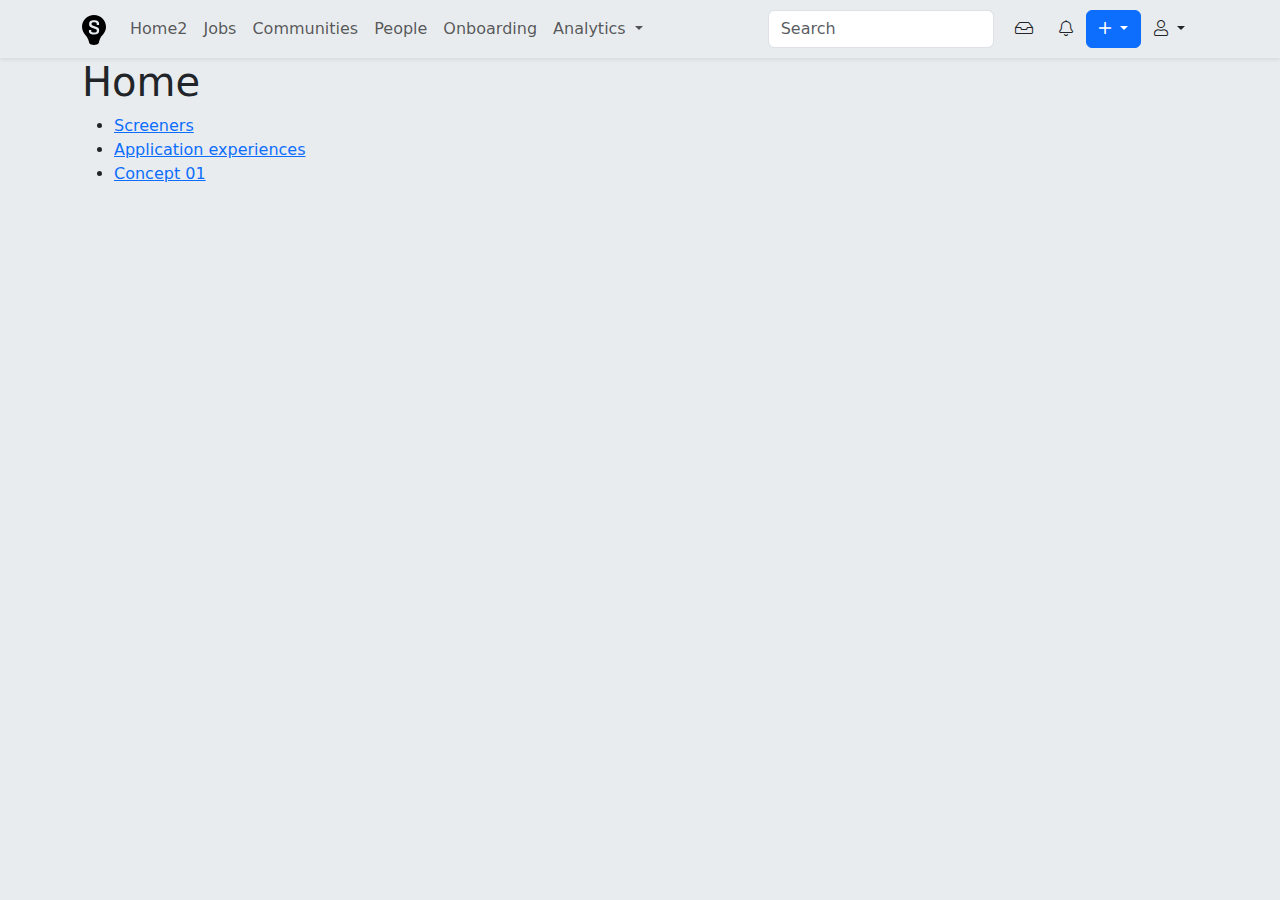
<file: index.html>
<!DOCTYPE html>
<html lang="en">
<head>
    <meta charset="UTF-8">
    <meta name="viewport" content="width=device-width, initial-scale=1.0">
    <title>SmartRerecruiters</title>
    <link rel="stylesheet" href="/index.9223a7bd.css"><script src="/index.18dbc454.js" defer=""></script>
    <script src="https://code.jquery.com/jquery-3.7.1.min.js" integrity="sha256-/JqT3SQfawRcv/BIHPThkBvs0OEvtFFmqPF/lYI/Cxo=" crossorigin="anonymous"></script>
</head>
<body class=" bg-body-secondary" id="page-home">

      <div class="container-fluid shadow-sm" id="global-nav">
        <nav class="navbar navbar-expand-lg">
            <div class="container-md">
              <a class="navbar-brand" href="#">
                <svg width="24" height="30" viewbox="0 0 24 30" fill="none" xmlns="http://www.w3.org/2000/svg"><path d="M12 30C14.1573 30 16.0449 29.4495 16.7191 28.0734C16.9888 27.5229 16.9888 27.1101 17.1236 26.5596C17.7978 23.3945 19.2809 21.1927 20.6292 19.9541C22.5169 18.0275 24 15.1376 24 11.8349C24 5.36697 18.7416 0 12 0C5.25843 0 0 5.36697 0 11.8349C0 15 1.48315 18.0275 3.37079 19.9541C4.7191 21.3303 6.20225 23.3945 6.8764 26.5596C7.01124 27.2477 7.01124 27.5229 7.2809 28.0734C7.95506 29.4495 9.8427 30 12 30ZM17.1236 16.2385C17.1236 18.0275 15.6404 19.5413 12 19.5413C8.35955 19.5413 6.8764 17.8899 6.8764 16.2385V15.5505C6.8764 15.2752 7.01124 15 7.2809 15H8.76404C9.16854 15 9.16854 15.1376 9.16854 15.5505V16.1009C9.16854 17.0642 10.2472 17.6147 12 17.6147C13.7528 17.6147 14.8315 17.2018 14.8315 16.1009V15.4128C14.8315 14.7248 14.2921 14.4495 13.3483 14.0367L9.30337 12.5229C8.35955 12.1101 7.14607 11.1468 7.14607 9.77064V8.80734C7.14607 7.01835 8.35955 5.36697 12.1348 5.36697C15.7753 5.36697 17.1236 7.01835 17.1236 8.80734V9.49542C17.1236 9.90826 16.9888 10.0459 16.5843 10.0459H15.1011C14.8315 10.0459 14.6966 9.90826 14.6966 9.49542V8.80734C14.6966 7.84404 13.7528 7.29357 12.1348 7.29357C10.5169 7.29357 9.57303 7.70643 9.57303 8.80734V9.22018C9.57303 9.90825 10.2472 10.3211 10.6517 10.4587L14.6966 11.9725C16.1798 12.5229 17.1236 13.3486 17.1236 14.7248V16.2385Z" fill="currentColor"></path></svg>
              </a>
              <button class="navbar-toggler" type="button" data-bs-toggle="collapse" data-bs-target="#navbarText" aria-controls="navbarText" aria-expanded="false" aria-label="Toggle navigation">
                <span class="navbar-toggler-icon"></span>
              </button>
              <div class="collapse navbar-collapse" id="navbarText">
                <ul class="navbar-nav me-auto mb-2 mb-lg-0">
                  <li class="nav-item">
                    <a class="nav-link" aria-current="page" href="#">Home2</a>
                  </li>
                  <li class="nav-item">
                    <a class="nav-link" href="#">Jobs</a>
                  </li>
                  <li class="nav-item">
                    <a class="nav-link" href="#">Communities</a>
                  </li>
                  <li class="nav-item">
                    <a class="nav-link" href="#">People</a>
                  </li>
                  <li class="nav-item">
                    <a class="nav-link" href="#">Onboarding</a>
                  </li>
                  <li class="nav-item dropdown">
                    <a class="nav-link dropdown-toggle" role="button" href="#" data-bs-toggle="dropdown" aria-expanded="false">
                        Analytics
                    </a>
                    <ul class="dropdown-menu">
                        <li><a class="dropdown-item" href="#"><i class="fal fa-user"></i> Sourcing</a></li>
                        <li><a class="dropdown-item" href="#"><i class="fal fa-chart-bar"></i> Dashboards</a></li>
                        <li><a class="dropdown-item" href="#"><i class="fal fa-file-alt"></i> Reports</a></li>
                        <li><a class="dropdown-item" href="#"><i class="fal fa-tools"></i> Report Builder</a></li>
                    </ul>
                  </li>
                </ul>


                      <form class="d-flex" role="search">
                        <input class="form-control me-2" type="search" placeholder="Search" aria-label="Search">
                      </form>


                      <button type="button" class="btn"><i class="fal fa-inbox"></i></button>
                      <button type="button" class="btn"><i class="fal fa-bell"></i></button>


                      
                        <div class="btn-group" role="group" aria-label="Button group with nested dropdown">
                            <button type="button" class="btn btn-primary dropdown-toggle" data-bs-toggle="dropdown" aria-expanded="false">
                                <i class="fal fa-plus"></i>
                          </button>
                          <ul class="dropdown-menu">
                            <li><a class="dropdown-item" href="#">Create job</a></li>
                            <li><a class="dropdown-item" href="#">Create community</a></li>
                            <li><a class="dropdown-item" href="#">Dropdown link</a></li>
                            <li><a class="dropdown-item" href="#">Dropdown link</a></li>
                          </ul>
                        </div>


                        <div class="dropdown">
                            <a class="btn dropdown-toggle" href="#" role="button" data-bs-toggle="dropdown" aria-expanded="false">
                                <i class="fal fa-user"></i>
                            </a>
                          
                            <ul class="dropdown-menu dropdown-menu-end">
                              <li><a class="dropdown-item" href="#">Action</a></li>
                              <li><a class="dropdown-item" href="#">Another action</a></li>
                              <li><a class="dropdown-item" href="#">Something else here</a></li>
                            </ul>
                          </div>


              </div>
            </div>
          </nav>
      </div>
      

    <div class="container-md">
        <div class="row">
            <div class="col">
              <h1>Home</h1>
              <ul>
                <li><a href="/src/views/screeners/index.html">Screeners</a></li>
                <li><a href="/src/views/experiences/index.html">Application experiences</a></li>
                <li><a href="/src/views/concept_01/start.html">Concept 01</a></li>
              </ul>
            </div>
          </div>
    </div>






</body>
</html>
</file>
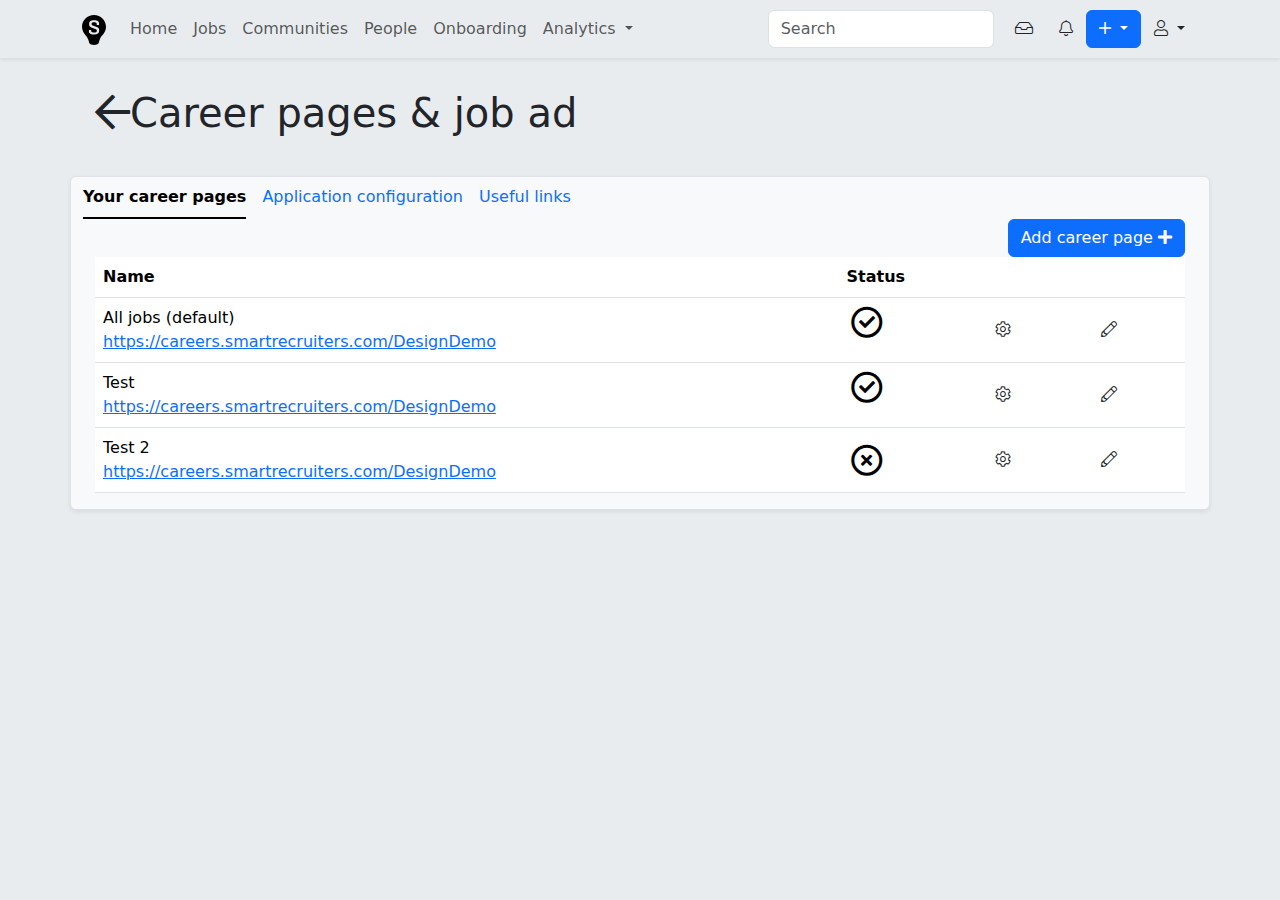
<file: src/views/experiences/index.html>
<!DOCTYPE html>
<html lang="en">
<head>
    <meta charset="UTF-8">
    <meta name="viewport" content="width=device-width, initial-scale=1.0">
    <title>Screening questions</title>
    <link rel="stylesheet" href="/index.9223a7bd.css"><script src="/index.18dbc454.js" defer=""></script>
    <script src="https://code.jquery.com/jquery-3.7.1.min.js" integrity="sha256-/JqT3SQfawRcv/BIHPThkBvs0OEvtFFmqPF/lYI/Cxo=" crossorigin="anonymous"></script>
</head>
<body class=" bg-body-secondary" id="page-experiences">
      <div class="container-fluid shadow-sm" id="global-nav">
        <nav class="navbar navbar-expand-lg">
            <div class="container-md">
              <a class="navbar-brand" href="#">
                <svg width="24" height="30" viewbox="0 0 24 30" fill="none" xmlns="http://www.w3.org/2000/svg"><path d="M12 30C14.1573 30 16.0449 29.4495 16.7191 28.0734C16.9888 27.5229 16.9888 27.1101 17.1236 26.5596C17.7978 23.3945 19.2809 21.1927 20.6292 19.9541C22.5169 18.0275 24 15.1376 24 11.8349C24 5.36697 18.7416 0 12 0C5.25843 0 0 5.36697 0 11.8349C0 15 1.48315 18.0275 3.37079 19.9541C4.7191 21.3303 6.20225 23.3945 6.8764 26.5596C7.01124 27.2477 7.01124 27.5229 7.2809 28.0734C7.95506 29.4495 9.8427 30 12 30ZM17.1236 16.2385C17.1236 18.0275 15.6404 19.5413 12 19.5413C8.35955 19.5413 6.8764 17.8899 6.8764 16.2385V15.5505C6.8764 15.2752 7.01124 15 7.2809 15H8.76404C9.16854 15 9.16854 15.1376 9.16854 15.5505V16.1009C9.16854 17.0642 10.2472 17.6147 12 17.6147C13.7528 17.6147 14.8315 17.2018 14.8315 16.1009V15.4128C14.8315 14.7248 14.2921 14.4495 13.3483 14.0367L9.30337 12.5229C8.35955 12.1101 7.14607 11.1468 7.14607 9.77064V8.80734C7.14607 7.01835 8.35955 5.36697 12.1348 5.36697C15.7753 5.36697 17.1236 7.01835 17.1236 8.80734V9.49542C17.1236 9.90826 16.9888 10.0459 16.5843 10.0459H15.1011C14.8315 10.0459 14.6966 9.90826 14.6966 9.49542V8.80734C14.6966 7.84404 13.7528 7.29357 12.1348 7.29357C10.5169 7.29357 9.57303 7.70643 9.57303 8.80734V9.22018C9.57303 9.90825 10.2472 10.3211 10.6517 10.4587L14.6966 11.9725C16.1798 12.5229 17.1236 13.3486 17.1236 14.7248V16.2385Z" fill="currentColor"></path></svg>
              </a>
              <button class="navbar-toggler" type="button" data-bs-toggle="collapse" data-bs-target="#navbarText" aria-controls="navbarText" aria-expanded="false" aria-label="Toggle navigation">
                <span class="navbar-toggler-icon"></span>
              </button>
              <div class="collapse navbar-collapse" id="navbarText">
                <ul class="navbar-nav me-auto mb-2 mb-lg-0">
                  <li class="nav-item">
                    <a class="nav-link" aria-current="page" href="#">Home</a>
                  </li>
                  <li class="nav-item">
                    <a class="nav-link" href="#">Jobs</a>
                  </li>
                  <li class="nav-item">
                    <a class="nav-link" href="#">Communities</a>
                  </li>
                  <li class="nav-item">
                    <a class="nav-link" href="#">People</a>
                  </li>
                  <li class="nav-item">
                    <a class="nav-link" href="#">Onboarding</a>
                  </li>
                  <li class="nav-item dropdown">
                    <a class="nav-link dropdown-toggle" role="button" href="#" data-bs-toggle="dropdown" aria-expanded="false">
                        Analytics
                    </a>
                    <ul class="dropdown-menu">
                        <li><a class="dropdown-item" href="#"><i class="fal fa-user"></i> Sourcing</a></li>
                        <li><a class="dropdown-item" href="#"><i class="fal fa-chart-bar"></i> Dashboards</a></li>
                        <li><a class="dropdown-item" href="#"><i class="fal fa-file-alt"></i> Reports</a></li>
                        <li><a class="dropdown-item" href="#"><i class="fal fa-tools"></i> Report Builder</a></li>
                    </ul>
                  </li>
                </ul>


                      <form class="d-flex" role="search">
                        <input class="form-control me-2" type="search" placeholder="Search" aria-label="Search">
                      </form>


                      <button type="button" class="btn"><i class="fal fa-inbox"></i></button>
                      <button type="button" class="btn"><i class="fal fa-bell"></i></button>


                      
                        <div class="btn-group" role="group" aria-label="Button group with nested dropdown">
                            <button type="button" class="btn btn-primary dropdown-toggle" data-bs-toggle="dropdown" aria-expanded="false">
                                <i class="fal fa-plus"></i>
                          </button>
                          <ul class="dropdown-menu">
                            <li><a class="dropdown-item" href="#">Create job</a></li>
                            <li><a class="dropdown-item" href="#">Create community</a></li>
                            <li><a class="dropdown-item" href="#">Dropdown link</a></li>
                            <li><a class="dropdown-item" href="#">Dropdown link</a></li>
                          </ul>
                        </div>


                        <div class="dropdown">
                            <a class="btn dropdown-toggle" href="#" role="button" data-bs-toggle="dropdown" aria-expanded="false">
                                <i class="fal fa-user"></i>
                            </a>
                          
                            <ul class="dropdown-menu dropdown-menu-end">
                              <li><a class="dropdown-item" href="#">Action</a></li>
                              <li><a class="dropdown-item" href="#">Another action</a></li>
                              <li><a class="dropdown-item" href="#">Something else here</a></li>
                            </ul>
                          </div>


              </div>
            </div>
          </nav>
      </div>
      

    <div class="container-md mt-4 mb-4">
        <div class="row">
            <div class="col">
                <a href="" class="btn"><h1 class="nav-back"><i class="far fa-arrow-left"></i>Career pages & job ad</h1></a>
            </div>
          </div>
    </div>

    <div class="container-md border bg-light rounded shadow-sm panel">




        <!-- Nav tabs -->
<ul class="nav nav-underline" id="questions-tabs" role="tablist">
    <li class="nav-item" role="presentation">
      <button class="nav-link active" id="question-sets-tab" data-bs-toggle="tab" data-bs-target="#question-sets" type="button" role="tab" aria-controls="question-sets" aria-selected="true">Your career pages</button>
    </li>
    <li class="nav-item" role="presentation">
      <button class="nav-link" id="community-question-sets-tab" data-bs-toggle="tab" data-bs-target="#community-question-sets" type="button" role="tab" aria-controls="community-question-sets" aria-selected="false">Application configuration</button>
    </li>
    <li class="nav-item" role="presentation">
      <button class="nav-link" id="questions-library-tab" data-bs-toggle="tab" data-bs-target="#questions-library" type="button" role="tab" aria-controls="questions-library" aria-selected="false">Useful links</button>
      </li>
  </ul>
  
  <!-- Tab panes -->
  <div class="tab-content">
    <div class="tab-pane active" id="question-sets" role="tabpanel" aria-labelledby="question-sets-tab" tabindex="0">
        <div class="container-fluid">
            <div class="row space-20">
              <div class="col">
                  <!-- <div class="form-check form-switch">
                      <input class="form-check-input" type="checkbox" role="switch" id="data-proto-table-active">
                      <label class="form-check-label" for="data-proto-table-active">Show inactive question sets</label>
                    </div>                 -->
              </div>
              <div class="col d-flex justify-content-end">
                  <a class="btn btn-primary" href="/src/views/experiences/details.html">Add career page <i class="fa fa-plus"></i></a>
              </div>
          </div>
          <div class="row space-20">
              <div class="col">
                  <table class="table">
                      <thead>
                        <tr>
                          <th scope="col">Name</th>
                          <th scope="col">Status</th>
                          <th scope="col" class="fit text-center"></th>
                          <th scope="col" class="fit text-center"></th>
                        </tr>
                      </thead>
                      <tbody>
                        <tr data-proto-table-active="true">
                          <td>All jobs (default)<br><a href="https://careers.smartrecruiters.com/DesignDemo">https://careers.smartrecruiters.com/DesignDemo</a></td>
                          <td class="fit">
                            <span class="fa-stack" data-status="active">
                                <i class="far fa-primary fa-circle fa-stack-2x"></i>
                                <i class="fa fa-primary  fa-check fa-stack-1x"></i>
                              </span>
                          </td>
                          <td class="fit align-middle"><button class="btn"><i class="fal fa-cog"></i></button></td>
                          <td class="fit align-middle"><button class="btn"><i class="fal fa-pencil"></i></button></td>
                        </tr>
                        <tr data-proto-table-active="true">
                            <td>Test<br><a href="https://careers.smartrecruiters.com/DesignDemo">https://careers.smartrecruiters.com/DesignDemo</a></td>
                            <td class="fit">
                                <span class="fa-stack" data-status="active">
                                    <i class="far fa-primary  fa-circle fa-stack-2x"></i>
                                    <i class="fa fa-primary  fa-check fa-stack-1x"></i>
                                  </span>
                            </td>
                            <td class="fit align-middle"><button class="btn"><i class="fal fa-cog"></i></button></td>
                            <td class="fit align-middle"><button class="btn"><i class="fal fa-pencil"></i></button></td>
                          </tr>
                          <tr data-proto-table-active="true">
                            <td>Test 2<br><a href="https://careers.smartrecruiters.com/DesignDemo">https://careers.smartrecruiters.com/DesignDemo</a></td>
                            <td class="fit align-middle">
                                <span class="fa-stack" data-status="inactive">
                                    <i class="far fa-danger  fa-circle fa-stack-2x"></i>
                                    <i class="fa fa-danger  fa-times fa-stack-1x"></i>
                                  </span>
                            </td><td class="fit align-middle"><button class="btn"><i class="fal fa-cog"></i></button></td>
                            <td class="fit align-middle"><button class="btn"><i class="fal fa-pencil"></i></button></td>
                          </tr>
                      </tbody>
                  </table>
              </div>
          </div>
        </div>
    </div>
    <div class="tab-pane" id="community-question-sets" role="tabpanel" aria-labelledby="community-question-sets-tab" tabindex="0">
        <div class="row space-20">
            <div class="col">
                <!-- <div class="form-check form-switch">
                    <input class="form-check-input" type="checkbox" role="switch" id="data-proto-table-active">
                    <label class="form-check-label" for="data-proto-table-active">Show inactive question sets</label>
                  </div>                 -->
            </div>
            <div class="col d-flex justify-content-end">
                <a class="btn btn-primary" href="/src/views/experiences/details.html">Create an application experience <i class="fa fa-plus"></i></a>
            </div>
        </div>
    <div class="row space-20"> 
        <table class="table">
            <thead>
              <tr>
                <th scope="col">Experience name</th>
                <th scope="col">Job ad type</th>
                <th scope="col" class="fit text-center">Org fields</th>
                <th scope="col" class="fit text-center">Status</th>
                <th scope="col" class="fit text-center">Duplicate</th>
                <th scope="col" class="fit text-center">Edit</th>
              </tr>
            </thead>
            <tbody>
              <tr data-proto-table-active="true">
                <td>Default</td>
                <td>Public, Internal</td>
                <td>All</td>
                <td class="fit">
                  <span class="fa-stack" data-status="active">
                    <i class="far fa-primary  fa-circle fa-stack-2x"></i>
                    <i class="fa fa-primary  fa-check fa-stack-1x"></i>
                  </span>
                </td>
                <td class="fit align-middle"><button class="btn"><i class="fal fa-copy"></i></button></td>
                <td class="fit align-middle"><button data-path="details.html" class="btn"><i class="fal fa-pencil"></i></button></td>
              </tr>
            </tbody>
        </table>
    </div>
    </div>
    <div class="tab-pane" id="questions-library" role="tabpanel" aria-labelledby="questions-library-tab" tabindex="0">
        
        <!-- question library-->
        <div class="container-fluid">
          <div class="row space-20">
              <div class="col">
                <p>Useful links coming soon…</p>
              </div>
          </div>
          </div>
    </div>
    <div class="tab-pane" id="settings" role="tabpanel" aria-labelledby="settings-tab" tabindex="0">
        
<!-- screening question settings -->
<p></p>
<div class="form-check form-switch">
    <input class="form-check-input" type="checkbox" role="switch">
        <div class="strong">Job specific screening questions</div>
        <div class="small">Allow users with rights to publish Job Ads to also add job specific screening questions to Job Ads.</div>
    
  </div>   

    </div>
  </div>




      </div>
      





</body>
</html>
</file>
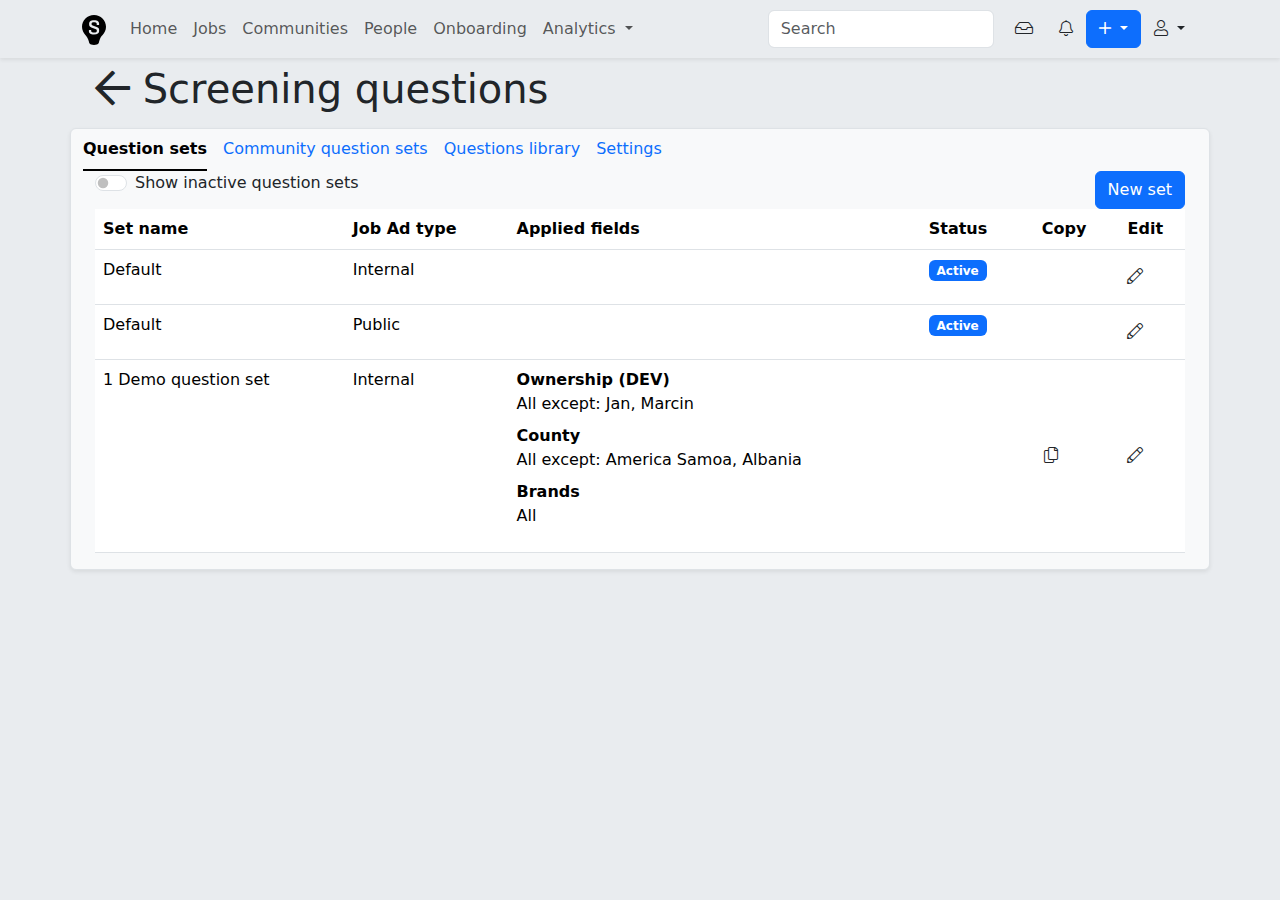
<file: src/views/screeners/index.html>
<!DOCTYPE html>
<html lang="en">
<head>
    <meta charset="UTF-8">
    <meta name="viewport" content="width=device-width, initial-scale=1.0">
    <title>Screening questions</title>
    <link rel="stylesheet" href="/index.9223a7bd.css"><script src="/index.18dbc454.js" defer=""></script>
    <script src="https://code.jquery.com/jquery-3.7.1.min.js" integrity="sha256-/JqT3SQfawRcv/BIHPThkBvs0OEvtFFmqPF/lYI/Cxo=" crossorigin="anonymous"></script>
</head>
<body class=" bg-body-secondary" id="page-screeners">

      <div class="container-fluid shadow-sm" id="global-nav">
        <nav class="navbar navbar-expand-lg">
            <div class="container-md">
              <a class="navbar-brand" href="#">
                <svg width="24" height="30" viewbox="0 0 24 30" fill="none" xmlns="http://www.w3.org/2000/svg"><path d="M12 30C14.1573 30 16.0449 29.4495 16.7191 28.0734C16.9888 27.5229 16.9888 27.1101 17.1236 26.5596C17.7978 23.3945 19.2809 21.1927 20.6292 19.9541C22.5169 18.0275 24 15.1376 24 11.8349C24 5.36697 18.7416 0 12 0C5.25843 0 0 5.36697 0 11.8349C0 15 1.48315 18.0275 3.37079 19.9541C4.7191 21.3303 6.20225 23.3945 6.8764 26.5596C7.01124 27.2477 7.01124 27.5229 7.2809 28.0734C7.95506 29.4495 9.8427 30 12 30ZM17.1236 16.2385C17.1236 18.0275 15.6404 19.5413 12 19.5413C8.35955 19.5413 6.8764 17.8899 6.8764 16.2385V15.5505C6.8764 15.2752 7.01124 15 7.2809 15H8.76404C9.16854 15 9.16854 15.1376 9.16854 15.5505V16.1009C9.16854 17.0642 10.2472 17.6147 12 17.6147C13.7528 17.6147 14.8315 17.2018 14.8315 16.1009V15.4128C14.8315 14.7248 14.2921 14.4495 13.3483 14.0367L9.30337 12.5229C8.35955 12.1101 7.14607 11.1468 7.14607 9.77064V8.80734C7.14607 7.01835 8.35955 5.36697 12.1348 5.36697C15.7753 5.36697 17.1236 7.01835 17.1236 8.80734V9.49542C17.1236 9.90826 16.9888 10.0459 16.5843 10.0459H15.1011C14.8315 10.0459 14.6966 9.90826 14.6966 9.49542V8.80734C14.6966 7.84404 13.7528 7.29357 12.1348 7.29357C10.5169 7.29357 9.57303 7.70643 9.57303 8.80734V9.22018C9.57303 9.90825 10.2472 10.3211 10.6517 10.4587L14.6966 11.9725C16.1798 12.5229 17.1236 13.3486 17.1236 14.7248V16.2385Z" fill="currentColor"></path></svg>
              </a>
              <button class="navbar-toggler" type="button" data-bs-toggle="collapse" data-bs-target="#navbarText" aria-controls="navbarText" aria-expanded="false" aria-label="Toggle navigation">
                <span class="navbar-toggler-icon"></span>
              </button>
              <div class="collapse navbar-collapse" id="navbarText">
                <ul class="navbar-nav me-auto mb-2 mb-lg-0">
                  <li class="nav-item">
                    <a class="nav-link" aria-current="page" href="#">Home</a>
                  </li>
                  <li class="nav-item">
                    <a class="nav-link" href="#">Jobs</a>
                  </li>
                  <li class="nav-item">
                    <a class="nav-link" href="#">Communities</a>
                  </li>
                  <li class="nav-item">
                    <a class="nav-link" href="#">People</a>
                  </li>
                  <li class="nav-item">
                    <a class="nav-link" href="#">Onboarding</a>
                  </li>
                  <li class="nav-item dropdown">
                    <a class="nav-link dropdown-toggle" role="button" href="#" data-bs-toggle="dropdown" aria-expanded="false">
                        Analytics
                    </a>
                    <ul class="dropdown-menu">
                        <li><a class="dropdown-item" href="#"><i class="fal fa-user"></i> Sourcing</a></li>
                        <li><a class="dropdown-item" href="#"><i class="fal fa-chart-bar"></i> Dashboards</a></li>
                        <li><a class="dropdown-item" href="#"><i class="fal fa-file-alt"></i> Reports</a></li>
                        <li><a class="dropdown-item" href="#"><i class="fal fa-tools"></i> Report Builder</a></li>
                    </ul>
                  </li>
                </ul>


                      <form class="d-flex" role="search">
                        <input class="form-control me-2" type="search" placeholder="Search" aria-label="Search">
                      </form>


                      <button type="button" class="btn"><i class="fal fa-inbox"></i></button>
                      <button type="button" class="btn"><i class="fal fa-bell"></i></button>


                      
                        <div class="btn-group" role="group" aria-label="Button group with nested dropdown">
                            <button type="button" class="btn btn-primary dropdown-toggle" data-bs-toggle="dropdown" aria-expanded="false">
                                <i class="fal fa-plus"></i>
                          </button>
                          <ul class="dropdown-menu">
                            <li><a class="dropdown-item" href="#">Create job</a></li>
                            <li><a class="dropdown-item" href="#">Create community</a></li>
                            <li><a class="dropdown-item" href="#">Dropdown link</a></li>
                            <li><a class="dropdown-item" href="#">Dropdown link</a></li>
                          </ul>
                        </div>


                        <div class="dropdown">
                            <a class="btn dropdown-toggle" href="#" role="button" data-bs-toggle="dropdown" aria-expanded="false">
                                <i class="fal fa-user"></i>
                            </a>
                          
                            <ul class="dropdown-menu dropdown-menu-end">
                              <li><a class="dropdown-item" href="#">Action</a></li>
                              <li><a class="dropdown-item" href="#">Another action</a></li>
                              <li><a class="dropdown-item" href="#">Something else here</a></li>
                            </ul>
                          </div>


              </div>
            </div>
          </nav>
      </div>
      

    <div class="container-md">
        <div class="row">
            <div class="col">
                <a href="" class="btn"><h1 class="nav-back"><i class="far fa-arrow-left"></i> Screening questions</h1></a>
            </div>
          </div>
    </div>

    <div class="container-md border bg-light rounded shadow-sm panel">




        <!-- Nav tabs -->
<ul class="nav nav-underline" id="questions-tabs" role="tablist">
    <li class="nav-item" role="presentation">
      <button class="nav-link active" id="question-sets-tab" data-bs-toggle="tab" data-bs-target="#question-sets" type="button" role="tab" aria-controls="question-sets" aria-selected="true">Question sets</button>
    </li>
    <li class="nav-item" role="presentation">
      <button class="nav-link" id="community-question-sets-tab" data-bs-toggle="tab" data-bs-target="#community-question-sets" type="button" role="tab" aria-controls="community-question-sets" aria-selected="false">Community question sets</button>
    </li>
    <li class="nav-item" role="presentation">
      <button class="nav-link" id="questions-library-tab" data-bs-toggle="tab" data-bs-target="#questions-library" type="button" role="tab" aria-controls="questions-library" aria-selected="false">Questions library</button>
    </li>
    <li class="nav-item" role="presentation">
      <button class="nav-link" id="settings-tab" data-bs-toggle="tab" data-bs-target="#settings" type="button" role="tab" aria-controls="settings" aria-selected="false">Settings</button>
    </li>
  </ul>
  
  <!-- Tab panes -->
  <div class="tab-content">
    <div class="tab-pane active" id="question-sets" role="tabpanel" aria-labelledby="question-sets-tab" tabindex="0">
        <div class="container-fluid">
            <div class="row space-20">
              <div class="col">
                  <div class="form-check form-switch">
                      <input class="form-check-input" type="checkbox" role="switch" id="data-proto-table-active">
                      <label class="form-check-label" for="data-proto-table-active">Show inactive question sets</label>
                    </div>                
              </div>
              <div class="col d-flex justify-content-end">
                  <a class="btn btn-primary" href="/src/views/screeners/details.html">New set</a>
              </div>
          </div>
          <div class="row space-20">
              <div class="col">
                  <table class="table">
                      <thead>
                        <tr>
                          <th scope="col">Set name</th>
                          <th scope="col">Job Ad type</th>
                          <th scope="col">Applied fields</th>
                          <th scope="col" class="fit">Status</th>
                          <th scope="col" class="fit text-center">Copy</th>
                          <th scope="col" class="fit text-center">Edit</th>
                        </tr>
                      </thead>
                      <tbody>
                        <tr data-proto-table-active="true">
                          <td>Default</td>
                          <td>Internal</td>
                          <td></td>
                          <td class="fit"><span class="badge text-bg-primary">Active</span></td>
                          <td class="fit align-middle"></td>
                          <td class="fit align-middle"><button class="btn"><i class="fal fa-pencil"></i></button></td>
                        </tr>
                        <tr data-proto-table-active="true">
                            <td>Default</td>
                          <td>Public</td>
                          <td></td>
                          <td class="fit"><span class="badge text-bg-primary">Active</span></td>
                          <td class="fit align-middle"></td>
                          <td class="fit align-middle"><button class="btn"><i class="fal fa-pencil"></i></button></td>
                        </tr>
                        <tr>
                          <td>1 Demo question set</td>
                          <td>Internal</td>
                          <td>
                              <dl>
                                  <dt>Ownership (DEV)</dt>
                                  <dd>All except: Jan, Marcin</dd>
                                  <dt>County</dt>
                                  <dd>All except: America Samoa, Albania</dd>
                                  <dt>Brands</dt>
                                  <dd>All</dd>
                              </dl>
                          </td>
                          <td class="fit"></td>
                          <td class="fit align-middle"><button class="btn"><i class="fal fa-copy"></i></button></td>
                          <td class="fit align-middle"><button class="btn"><i class="fal fa-pencil"></i></button></td>
                        </tr>
                      </tbody>
                  </table>
              </div>
          </div>
        </div>
    </div>
    <div class="tab-pane" id="community-question-sets" role="tabpanel" aria-labelledby="community-question-sets-tab" tabindex="0">goodbye</div>
    <div class="tab-pane" id="questions-library" role="tabpanel" aria-labelledby="questions-library-tab" tabindex="0">
        
        <!-- question library-->
        <div class="container-fluid">
            <div class="row space-20">
              <div class="col">               
              </div>
              <div class="col d-flex justify-content-end">
                  <a class="btn btn-primary" href="#">New question</a>
              </div>
          </div>
          <div class="row space-20">
              <div class="col">
                  <table class="table">
                      <thead>
                        <tr>
                          <th scope="col">Question</th>
                          <th scope="col" class="fit text-center">Edit</th>
                          <th scope="col" class="fit text-center">Remove</th>
                        </tr>
                      </thead>
                      <tbody class="table-group-divider">
                        <tr data-proto-table-active="true">
                          <td>Driving license <div class="question-attributes"><span class="text-bg-secondary badge">Diversity<span class="sr-only"> question</span></span><span class="text-bg-danger badge">Job-specific<span class="sr-only"></span> question</span></div></td>
                          <td class="fit align-middle"><button class="btn"><i class="fal fa-pencil"></i></button></td>
                          <td class="fit align-middle"><button class="btn"><i class="fal fa-trash"></i></button></td>
                        </tr>
                      </tbody>
                  </table>
              </div>
          </div>
          </div>
    </div>
    <div class="tab-pane" id="settings" role="tabpanel" aria-labelledby="settings-tab" tabindex="0">
        
<!-- screening question settings -->
<p></p>
<div class="form-check form-switch">
    <input class="form-check-input" type="checkbox" role="switch">
        <div class="strong">Job specific screening questions</div>
        <div class="small">Allow users with rights to publish Job Ads to also add job specific screening questions to Job Ads.</div>
    
  </div>   

    </div>
  </div>




      </div>
      




</body>
</html>
</file>
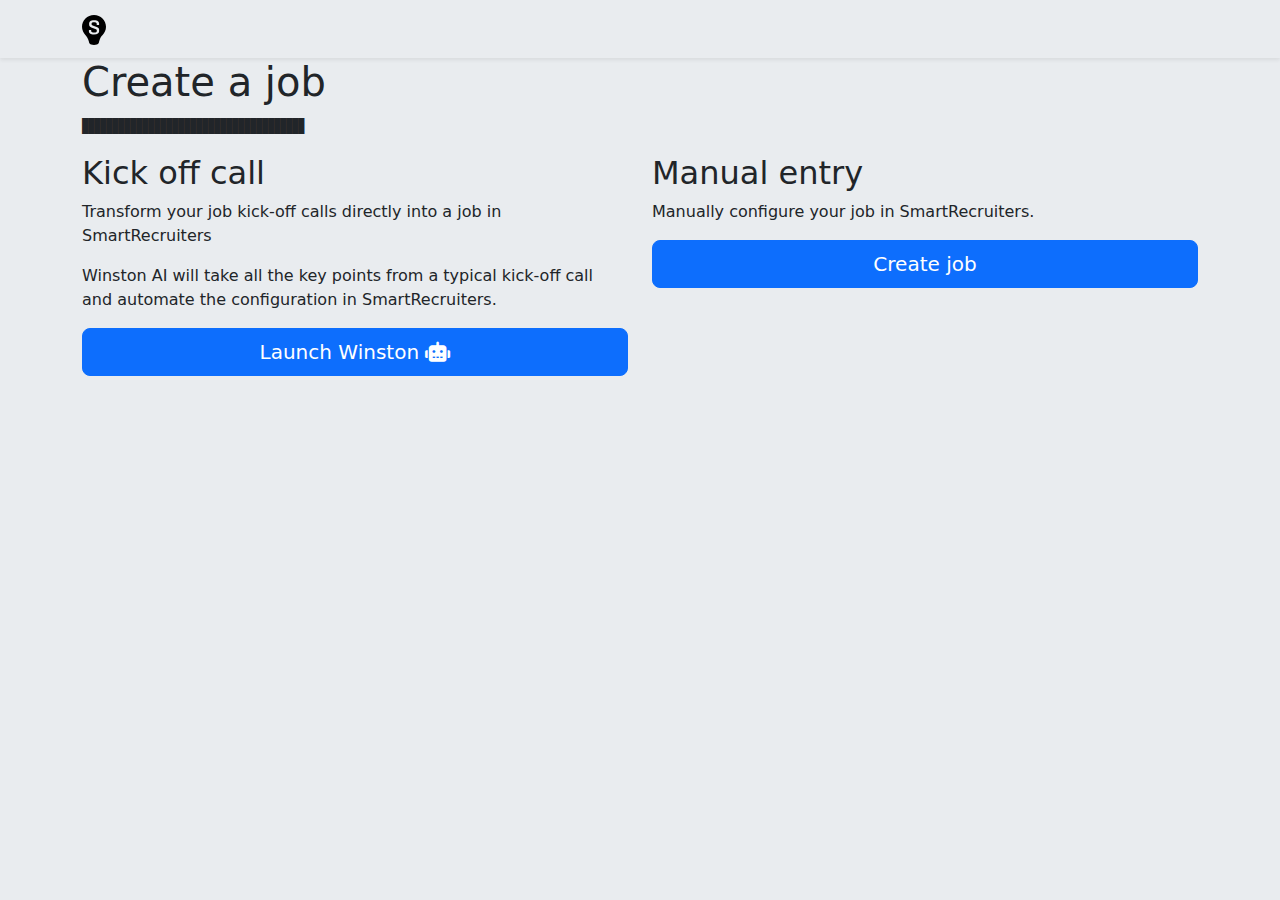
<file: src/views/concept_01/step_01.html>
<!DOCTYPE html>
<html lang="en">
<head>
    <meta charset="UTF-8">
    <meta name="viewport" content="width=device-width, initial-scale=1.0">
    <title>Concept_01</title>
    <link rel="stylesheet" href="/index.9223a7bd.css"><script src="/index.18dbc454.js" defer=""></script>
    <script src="https://code.jquery.com/jquery-3.7.1.min.js" integrity="sha256-/JqT3SQfawRcv/BIHPThkBvs0OEvtFFmqPF/lYI/Cxo=" crossorigin="anonymous"></script>
</head>
<body class=" bg-body-secondary wireframe" id="concept_01_step_01">
      <div class="container-fluid shadow-sm" id="global-nav">
        <nav class="navbar navbar-expand-lg">
            <div class="container-md">
              <a class="navbar-brand" href="#">
                <svg width="24" height="30" viewbox="0 0 24 30" fill="none" xmlns="http://www.w3.org/2000/svg"><path d="M12 30C14.1573 30 16.0449 29.4495 16.7191 28.0734C16.9888 27.5229 16.9888 27.1101 17.1236 26.5596C17.7978 23.3945 19.2809 21.1927 20.6292 19.9541C22.5169 18.0275 24 15.1376 24 11.8349C24 5.36697 18.7416 0 12 0C5.25843 0 0 5.36697 0 11.8349C0 15 1.48315 18.0275 3.37079 19.9541C4.7191 21.3303 6.20225 23.3945 6.8764 26.5596C7.01124 27.2477 7.01124 27.5229 7.2809 28.0734C7.95506 29.4495 9.8427 30 12 30ZM17.1236 16.2385C17.1236 18.0275 15.6404 19.5413 12 19.5413C8.35955 19.5413 6.8764 17.8899 6.8764 16.2385V15.5505C6.8764 15.2752 7.01124 15 7.2809 15H8.76404C9.16854 15 9.16854 15.1376 9.16854 15.5505V16.1009C9.16854 17.0642 10.2472 17.6147 12 17.6147C13.7528 17.6147 14.8315 17.2018 14.8315 16.1009V15.4128C14.8315 14.7248 14.2921 14.4495 13.3483 14.0367L9.30337 12.5229C8.35955 12.1101 7.14607 11.1468 7.14607 9.77064V8.80734C7.14607 7.01835 8.35955 5.36697 12.1348 5.36697C15.7753 5.36697 17.1236 7.01835 17.1236 8.80734V9.49542C17.1236 9.90826 16.9888 10.0459 16.5843 10.0459H15.1011C14.8315 10.0459 14.6966 9.90826 14.6966 9.49542V8.80734C14.6966 7.84404 13.7528 7.29357 12.1348 7.29357C10.5169 7.29357 9.57303 7.70643 9.57303 8.80734V9.22018C9.57303 9.90825 10.2472 10.3211 10.6517 10.4587L14.6966 11.9725C16.1798 12.5229 17.1236 13.3486 17.1236 14.7248V16.2385Z" fill="currentColor"></path></svg>
              </a>
              <button class="navbar-toggler" type="button" data-bs-toggle="collapse" data-bs-target="#navbarText" aria-controls="navbarText" aria-expanded="false" aria-label="Toggle navigation">
                <span class="navbar-toggler-icon"></span>
              </button>
              <div class="collapse navbar-collapse" id="navbarText">




              </div>
            </div>
          </nav>
      </div>




<div class="container-md">
<h1>Create a job</h1>
<p class="blocks">hello world this is block text we'll be using</p>
<div class="row gy-6">
    <div class="col-md-6 mb-5">
        <h2>Kick off call</h2>
        <p>Transform your job kick-off calls directly into a job in SmartRecruiters</p>
        <p>Winston AI will take all the key points from a typical kick-off call and automate the configuration in SmartRecruiters.</p>
        <div class="d-grid gap-2">
        <a href="/src/views/concept_01/step_02.html" class="btn btn-primary btn-lg">Launch Winston <i class="fa fa-robot"></i></a>
        </div>
    </div>
    <div class="col-md-6">
        <h2>Manual entry</h2>
        <p>Manually configure your job in SmartRecruiters.</p>
        <div class="d-grid gap-2">
        <a href="" class="btn btn-primary btn-lg">Create job</a>
        </div>
    </div>
</div>
</div>

</body>
</html>
</file>
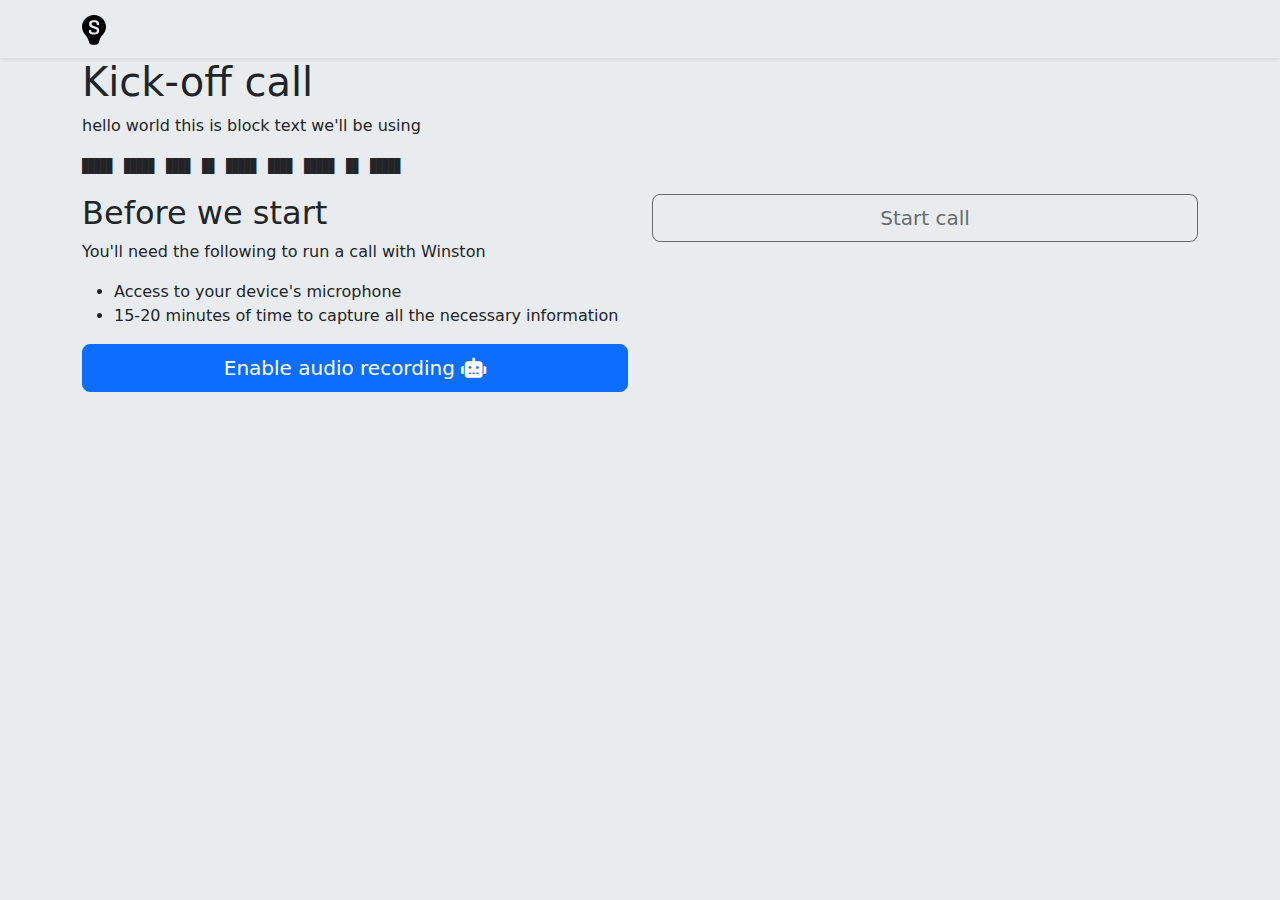
<file: src/views/concept_01/step_02.html>
<!DOCTYPE html>
<html lang="en">
<head>
    <meta charset="UTF-8">
    <meta name="viewport" content="width=device-width, initial-scale=1.0">
    <title>Concept_01</title>
    <link rel="stylesheet" href="/index.9223a7bd.css"><script src="/index.18dbc454.js" defer=""></script>
    <script src="https://code.jquery.com/jquery-3.7.1.min.js" integrity="sha256-/JqT3SQfawRcv/BIHPThkBvs0OEvtFFmqPF/lYI/Cxo=" crossorigin="anonymous"></script>
</head>
<body class=" bg-body-secondary wireframe" id="concept_01_step_02">
      <div class="container-fluid shadow-sm" id="global-nav">
        <nav class="navbar navbar-expand-lg">
            <div class="container-md">
              <a class="navbar-brand" href="#">
                <svg width="24" height="30" viewbox="0 0 24 30" fill="none" xmlns="http://www.w3.org/2000/svg"><path d="M12 30C14.1573 30 16.0449 29.4495 16.7191 28.0734C16.9888 27.5229 16.9888 27.1101 17.1236 26.5596C17.7978 23.3945 19.2809 21.1927 20.6292 19.9541C22.5169 18.0275 24 15.1376 24 11.8349C24 5.36697 18.7416 0 12 0C5.25843 0 0 5.36697 0 11.8349C0 15 1.48315 18.0275 3.37079 19.9541C4.7191 21.3303 6.20225 23.3945 6.8764 26.5596C7.01124 27.2477 7.01124 27.5229 7.2809 28.0734C7.95506 29.4495 9.8427 30 12 30ZM17.1236 16.2385C17.1236 18.0275 15.6404 19.5413 12 19.5413C8.35955 19.5413 6.8764 17.8899 6.8764 16.2385V15.5505C6.8764 15.2752 7.01124 15 7.2809 15H8.76404C9.16854 15 9.16854 15.1376 9.16854 15.5505V16.1009C9.16854 17.0642 10.2472 17.6147 12 17.6147C13.7528 17.6147 14.8315 17.2018 14.8315 16.1009V15.4128C14.8315 14.7248 14.2921 14.4495 13.3483 14.0367L9.30337 12.5229C8.35955 12.1101 7.14607 11.1468 7.14607 9.77064V8.80734C7.14607 7.01835 8.35955 5.36697 12.1348 5.36697C15.7753 5.36697 17.1236 7.01835 17.1236 8.80734V9.49542C17.1236 9.90826 16.9888 10.0459 16.5843 10.0459H15.1011C14.8315 10.0459 14.6966 9.90826 14.6966 9.49542V8.80734C14.6966 7.84404 13.7528 7.29357 12.1348 7.29357C10.5169 7.29357 9.57303 7.70643 9.57303 8.80734V9.22018C9.57303 9.90825 10.2472 10.3211 10.6517 10.4587L14.6966 11.9725C16.1798 12.5229 17.1236 13.3486 17.1236 14.7248V16.2385Z" fill="currentColor"></path></svg>
              </a>
              <button class="navbar-toggler" type="button" data-bs-toggle="collapse" data-bs-target="#navbarText" aria-controls="navbarText" aria-expanded="false" aria-label="Toggle navigation">
                <span class="navbar-toggler-icon"></span>
              </button>
              <div class="collapse navbar-collapse" id="navbarText">




              </div>
            </div>
          </nav>
      </div>




<div class="container-md">
<h1>Kick-off call</h1>
<p class="">hello world this is block text we'll be using</p>
<p class="bits">hello world this is block text we'll be using</p>
<div class="row gy-6">
    <div class="col-md-6 mb-2">
        <h2>Before we start</h2>
        <p>You'll need the following to run a call with Winston</p>
        <ul>
            <li>Access to your device's microphone</li>
            <li>15-20 minutes of time to capture all the necessary information</li>
        </ul>
        <div class="d-grid gap-2">
        <a href="#" class="btn btn-primary btn-lg" id="enable-mic">Enable audio recording <i class="fa fa-robot"></i></a>
        </div>
    </div>
    <div class="col-md-6">
        <div class="d-grid gap-2">
        <a href="/src/views/concept_01/step_03.html" class="btn disabled btn-lg " id="start-call">Start call</a>
        </div>
    </div>
</div>
</div>

</body>
</html>
</file>
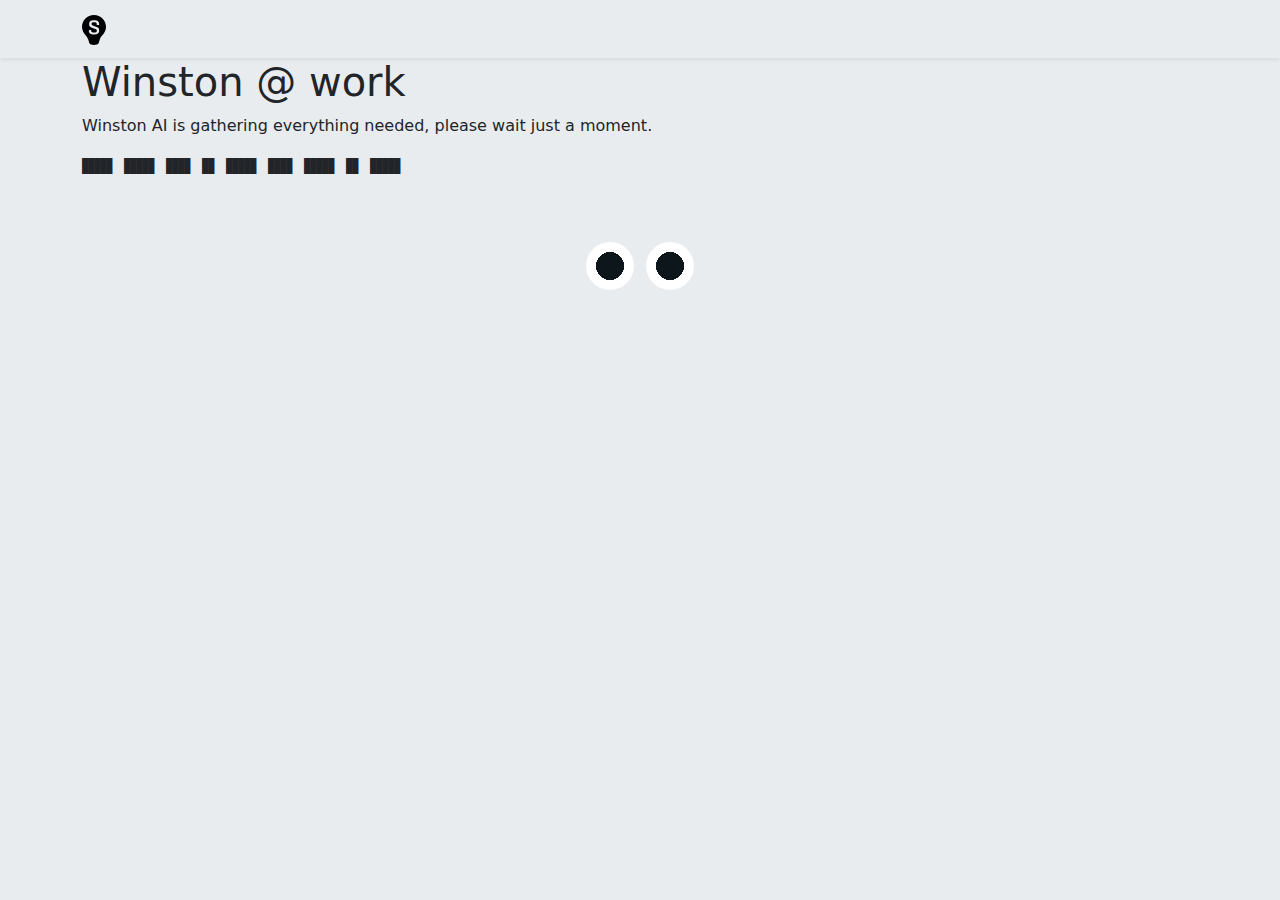
<file: src/views/concept_01/step_03.html>
<!DOCTYPE html>
<html lang="en">
<head>
    <meta charset="UTF-8">
    <meta name="viewport" content="width=device-width, initial-scale=1.0">
    <title>Concept_01</title>
    <link rel="stylesheet" href="/index.9223a7bd.css"><script src="/index.18dbc454.js" defer=""></script>
    <script src="https://code.jquery.com/jquery-3.7.1.min.js" integrity="sha256-/JqT3SQfawRcv/BIHPThkBvs0OEvtFFmqPF/lYI/Cxo=" crossorigin="anonymous"></script>
</head>
<body class=" bg-body-secondary wireframe" id="concept_01_step_03">
      <div class="container-fluid shadow-sm" id="global-nav">
        <nav class="navbar navbar-expand-lg">
            <div class="container-md">
              <a class="navbar-brand" href="#">
                <svg width="24" height="30" viewbox="0 0 24 30" fill="none" xmlns="http://www.w3.org/2000/svg"><path d="M12 30C14.1573 30 16.0449 29.4495 16.7191 28.0734C16.9888 27.5229 16.9888 27.1101 17.1236 26.5596C17.7978 23.3945 19.2809 21.1927 20.6292 19.9541C22.5169 18.0275 24 15.1376 24 11.8349C24 5.36697 18.7416 0 12 0C5.25843 0 0 5.36697 0 11.8349C0 15 1.48315 18.0275 3.37079 19.9541C4.7191 21.3303 6.20225 23.3945 6.8764 26.5596C7.01124 27.2477 7.01124 27.5229 7.2809 28.0734C7.95506 29.4495 9.8427 30 12 30ZM17.1236 16.2385C17.1236 18.0275 15.6404 19.5413 12 19.5413C8.35955 19.5413 6.8764 17.8899 6.8764 16.2385V15.5505C6.8764 15.2752 7.01124 15 7.2809 15H8.76404C9.16854 15 9.16854 15.1376 9.16854 15.5505V16.1009C9.16854 17.0642 10.2472 17.6147 12 17.6147C13.7528 17.6147 14.8315 17.2018 14.8315 16.1009V15.4128C14.8315 14.7248 14.2921 14.4495 13.3483 14.0367L9.30337 12.5229C8.35955 12.1101 7.14607 11.1468 7.14607 9.77064V8.80734C7.14607 7.01835 8.35955 5.36697 12.1348 5.36697C15.7753 5.36697 17.1236 7.01835 17.1236 8.80734V9.49542C17.1236 9.90826 16.9888 10.0459 16.5843 10.0459H15.1011C14.8315 10.0459 14.6966 9.90826 14.6966 9.49542V8.80734C14.6966 7.84404 13.7528 7.29357 12.1348 7.29357C10.5169 7.29357 9.57303 7.70643 9.57303 8.80734V9.22018C9.57303 9.90825 10.2472 10.3211 10.6517 10.4587L14.6966 11.9725C16.1798 12.5229 17.1236 13.3486 17.1236 14.7248V16.2385Z" fill="currentColor"></path></svg>
              </a>
              <button class="navbar-toggler" type="button" data-bs-toggle="collapse" data-bs-target="#navbarText" aria-controls="navbarText" aria-expanded="false" aria-label="Toggle navigation">
                <span class="navbar-toggler-icon"></span>
              </button>
              <div class="collapse navbar-collapse" id="navbarText">




              </div>
            </div>
          </nav>
      </div>




<div class="container-md">
<h1>Winston @ work</h1>
<p class="">Winston AI is gathering everything needed, please wait just a moment.</p>
<p class="bits">hello world this is block text we'll be using</p>
</div>
<div class="container text-center">
    <div class="row justify-content-center align-items-center">
    <div class="col-md-6 mt-5 ">
        <span class="loader"></span>
        <style>.loader {
  justify-content: space-between;
  width: 108px;
  margin: 0 auto;
  display: flex;
  position: relative;
}

.loader:after, .loader:before {
  content: "";
  background-color: #fff;
  background-image: radial-gradient(14px, #0d161b 100%, #0000 0);
  background-repeat: no-repeat;
  border-radius: 50%;
  width: 48px;
  height: 48px;
  animation: 10s infinite eyeMove, 10s infinite blink;
  display: inline-block;
}

@keyframes eyeMove {
  0%, 10% {
    background-position: 0 0;
  }

  13%, 40% {
    background-position: -15px 0;
  }

  43%, 70% {
    background-position: 15px 0;
  }

  73%, 90% {
    background-position: 0 15px;
  }

  93%, 100% {
    background-position: 0 0;
  }
}

@keyframes blink {
  0%, 10%, 12%, 20%, 22%, 40%, 42%, 60%, 62%, 70%, 72%, 90%, 92%, 98%, 100% {
    height: 48px;
  }

  11%, 21%, 41%, 61%, 71%, 91%, 99% {
    height: 18px;
  }
}
</style>
    </div>
</div>
</div>

<a href="/src/views/concept_01/step_04.html" class="invisible">step_4</a>
</body>
</html>
</file>
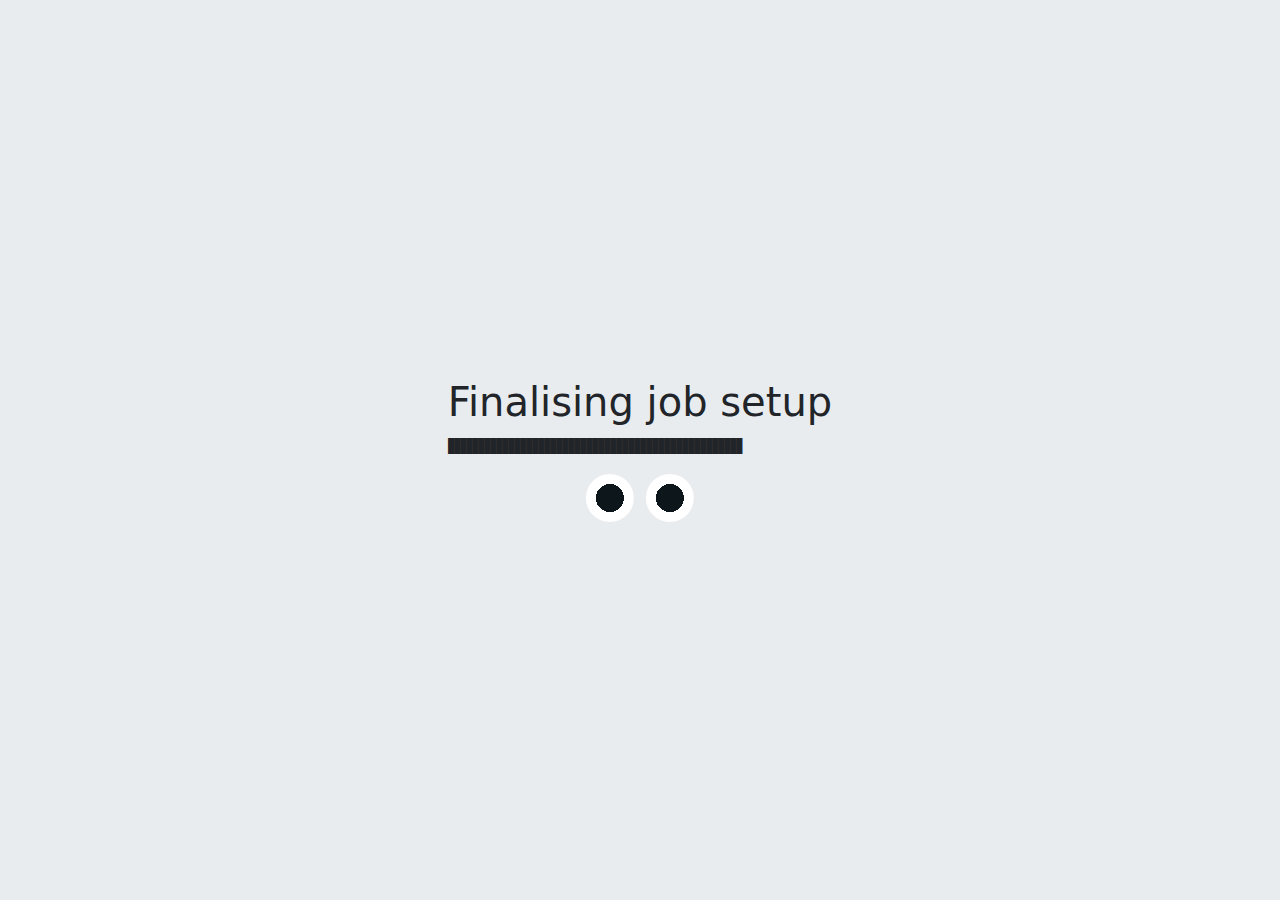
<file: src/views/concept_01/step_05.html>
<!DOCTYPE html>
<html lang="en">
<head>
    <meta charset="UTF-8">
    <meta name="viewport" content="width=device-width, initial-scale=1.0">
    <title>Concept_01</title>
    <link rel="stylesheet" href="/index.9223a7bd.css"><script src="/index.18dbc454.js" defer=""></script>
    <script src="https://code.jquery.com/jquery-3.7.1.min.js" integrity="sha256-/JqT3SQfawRcv/BIHPThkBvs0OEvtFFmqPF/lYI/Cxo=" crossorigin="anonymous"></script>
</head>
<body class=" bg-body-secondary wireframe" id="concept_01_step_05">


    <div class="container d-flex justify-content-center align-items-center">
        <div class="center-box">
            <h1>Finalising job setup</h1>
            <p class="blocks">Just working out somethings before producing your report</p>
            <span class="loader"></span>
            <style>.center-box {
  position: absolute;
  top: 50%;
  left: 50%;
  transform: translate(-50%, -50%);
}

.loader {
  justify-content: space-between;
  width: 108px;
  margin: 0 auto;
  display: flex;
  position: relative;
}

.loader:after, .loader:before {
  content: "";
  background-color: #fff;
  background-image: radial-gradient(14px, #0d161b 100%, #0000 0);
  background-repeat: no-repeat;
  border-radius: 50%;
  width: 48px;
  height: 48px;
  animation: 10s infinite eyeMove, 10s infinite blink;
  display: inline-block;
}

@keyframes eyeMove {
  0%, 10% {
    background-position: 0 0;
  }

  13%, 40% {
    background-position: -15px 0;
  }

  43%, 70% {
    background-position: 15px 0;
  }

  73%, 90% {
    background-position: 0 15px;
  }

  93%, 100% {
    background-position: 0 0;
  }
}

@keyframes blink {
  0%, 10%, 12%, 20%, 22%, 40%, 42%, 60%, 62%, 70%, 72%, 90%, 92%, 98%, 100% {
    height: 48px;
  }

  11%, 21%, 41%, 61%, 71%, 91%, 99% {
    height: 18px;
  }
}
</style>
          </div>
      </div>
<a href="/src/views/concept_01/step_06.html" class="invisible"></a>
</body></html>
</file>
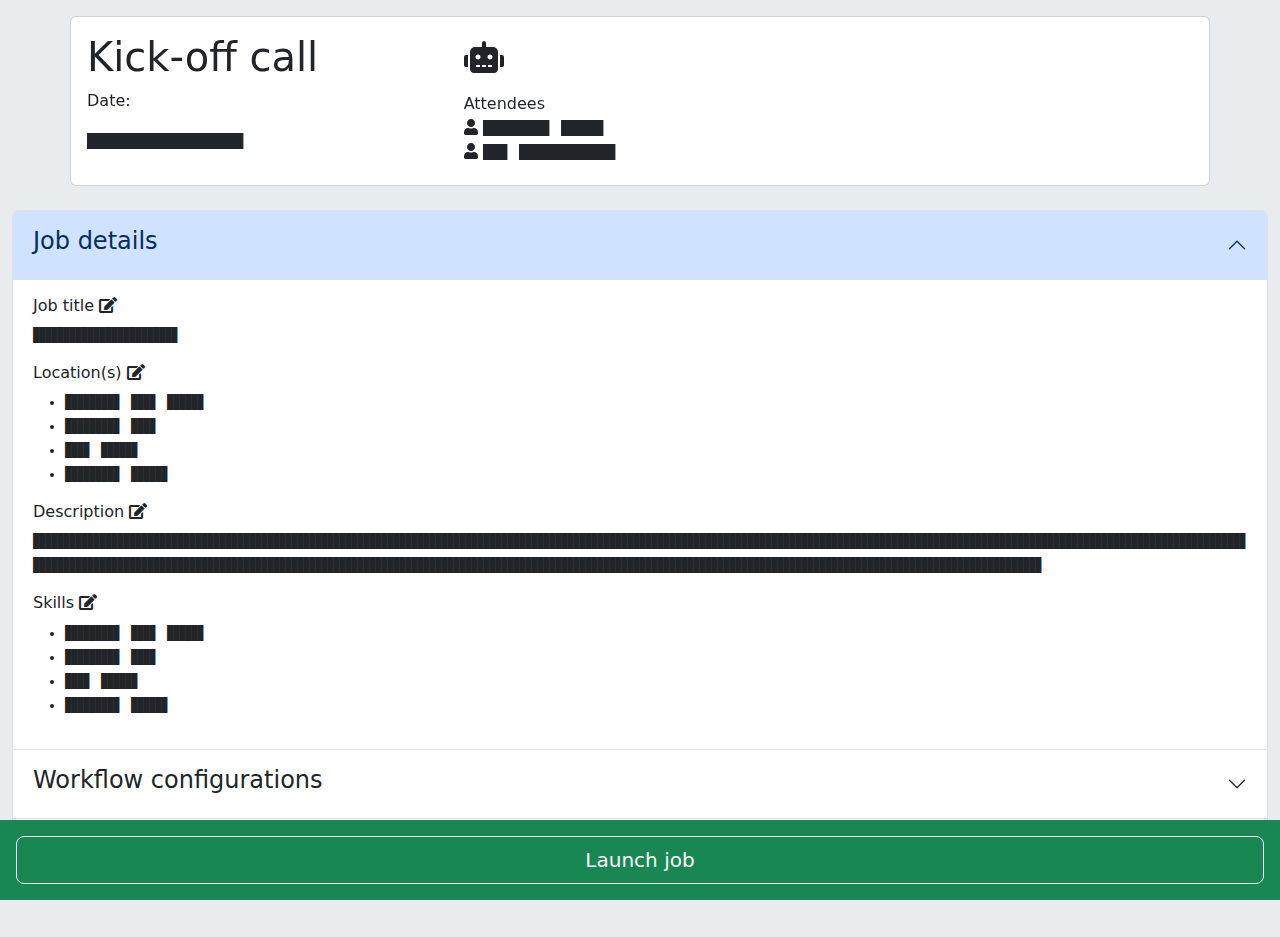
<file: src/views/concept_01/step_06.html>
<!DOCTYPE html>
<html lang="en">
<head>
    <meta charset="UTF-8">
    <meta name="viewport" content="width=device-width, initial-scale=1.0">
    <title>Concept_01</title>
    <link rel="stylesheet" href="/index.9223a7bd.css"><script src="/index.18dbc454.js" defer=""></script>
    <script src="https://code.jquery.com/jquery-3.7.1.min.js" integrity="sha256-/JqT3SQfawRcv/BIHPThkBvs0OEvtFFmqPF/lYI/Cxo=" crossorigin="anonymous"></script>
</head>
<body class=" bg-body-secondary wireframe" id="concept_01_step_06">


    <div class="container-fluid sticky-top mt-3 mb-4 ">
        <div class="container-md p-3 card">
            <div class="row">
                <div class="col-4">
                    <h1>Kick-off call</h1>
                    <p>Date: </p>
                    <p class="blocks">Monday 20th of september 20203</p>            
                </div>
        
                <div class="col-8">
        
                    <div class="row">
                        <div class="col">            
                            <div class="row mb-3 mt-2">
                                <div class="col-12"><i class="fa fa-robot fa-2x"></i></div>

                            </div>
                            
                            
                        </div>
                    </div>
                    <div class="row">
                        <div class="col-12">
                            Attendees
                        </div>
                        <div class="col-12">
                            <i class="fa fa-user"></i> <span class="bits">asdasdasdas cooperc</span><br>
                            <i class="fa fa-user"></i> <span class="bits">Suza ljkljkljasdasdds</span>
                        </div>
                    </div>
                </div>
            </div>

        
        </div>
        </div>

        <div class="container-fluid">
            <div class="row">
                <div class="accordion mb-5" id="accordionExample">
                    <div class="accordion-item">
                      <h2 class="accordion-header">
                        <button class="accordion-button" type="button" data-bs-toggle="collapse" data-bs-target="#collapseOne" aria-expanded="true" aria-controls="collapseOne">
                            <h4>Job details</h4>
                        </button>
                      </h2>
                      <div id="collapseOne" class="accordion-collapse collapse show" data-bs-parent="#accordionExample">
                        <div class="accordion-body">
                            <h6>Job title <i class="fa fa-edit"></i></h6>
                            <p class="blocks">salkjdalsdkj  adasskldjadj</p>
                            <h6>Location(s) <i class="fa fa-edit"></i></h6>
                            <ul class="bits">
                                <li>aklsjdlas asdk jasldj</li>
                                <li>aklsjdlas asdk </li>
                                <li> asdk jasldj</li>
                                <li>aklsjdlas jasldj</li>
                            </ul>
                            <h6>Description <i class="fa fa-edit"></i></h6>
                            <p class="blocks">This is the third item's accordion body. It is hidden by default, until the collapse plugin adds the appropriate classes that we use to style each element. These classes control the overall appearance, as well as the showing and hiding via CSS transitions. You can modify any of this with custom CSS or overriding our default variables. It's also worth noting that just about any HTML can go within the   though the transition does limit overflow.</p>
                            <h6>Skills <i class="fa fa-edit"></i></h6>
                            <ul class="bits">
                                <li>aklsjdlas asdk jasldj</li>
                                <li>aklsjdlas asdk </li>
                                <li> asdk jasldj</li>
                                <li>aklsjdlas jasldj</li>
                            </ul>
                        </div>
                      </div>
                    </div>
                    <div class="accordion-item">
                      <h2 class="accordion-header">
                        <button class="accordion-button collapsed" type="button" data-bs-toggle="collapse" data-bs-target="#collapseTwo" aria-expanded="false" aria-controls="collapseTwo">
                            <h4>Workflow configurations</h4>
                        </button>
                      </h2>
                      <div id="collapseTwo" class="accordion-collapse collapse" data-bs-parent="#accordionExample">
                        <div class="accordion-body">
                            <h6>Workflow <i class="fa fa-edit"></i></h6>
                            <p class="blocks">salkjdalsdkj  adasskldjadj</p>
                            <h6>Permissions <i class="fa fa-edit"></i></h6>
                            <ul class="bits">
                                <li>aklsjdlas asdk jasldj</li>
                                <li>aklsjdlas asdk </li>
                                <li> asdk jasldj</li>
                                <li>aklsjdlas jasldj</li>
                            </ul>
                            <h6>Automations <i class="fa fa-edit"></i></h6>
                            <ul class="bits">
                                <li>aklsjdlas asdk jasldj</li>
                                <li>aklsjdlas asdk </li>
                                <li> asdk jasldj</li>
                                <li>aklsjdlas jasldj</li>
                            </ul>
                        </div>
                      </div>
                    </div>
                    <div class="accordion-item">
                      <h2 class="accordion-header">
                        <button class="accordion-button collapsed" type="button" data-bs-toggle="collapse" data-bs-target="#collapseThree" aria-expanded="false" aria-controls="collapseThree">
                            <h4>Talent attraction</h4>
                        </button>
                      </h2>
                      <div id="collapseThree" class="accordion-collapse collapse" data-bs-parent="#accordionExample">
                        <div class="accordion-body">
                            <h6>Job postings <i class="fa fa-edit"></i></h6>
                            <ul class="bits">
                                <li>aklsjdlas asdk jasldj</li>
                                <li>aklsjdlas asdk </li>
                                <li> asdk jasldj</li>
                                <li>aklsjdlas jasldj</li>
                            </ul>
                            <h6>CRM <i class="fa fa-edit"></i></h6>
                            <ul class="bits">
                                <li>aklsjdlas asdk jasldj</li>
                            </ul>
                            <h6>Internal Mobility <i class="fa fa-edit"></i></h6>
                            <ul class="bits">
                                <li>aklsjdlas asdk jasldj</li>
                                <li>aklsjdlas asdk </li>
                            </ul>
                            <h6>Physical signage <i class="fa fa-edit"></i></h6>
                            <ul class="bits">
                                <li>aklsjdlas asdk jasldj</li>
                                <li>aklsjdlas asdk </li>
                            </ul>
                        </div>
                      </div>
                    </div>
                  </div>
            </div>            
        </div>

        <div class="fixed-bottom bg-success p-3">
            <div class="d-grid gap-2">
                <a href="/src/views/concept_01/step_07.html" class="btn btn-lg btn-outline-light">Launch job</a>
            </div>       
        </div>

</body></html>
</file>
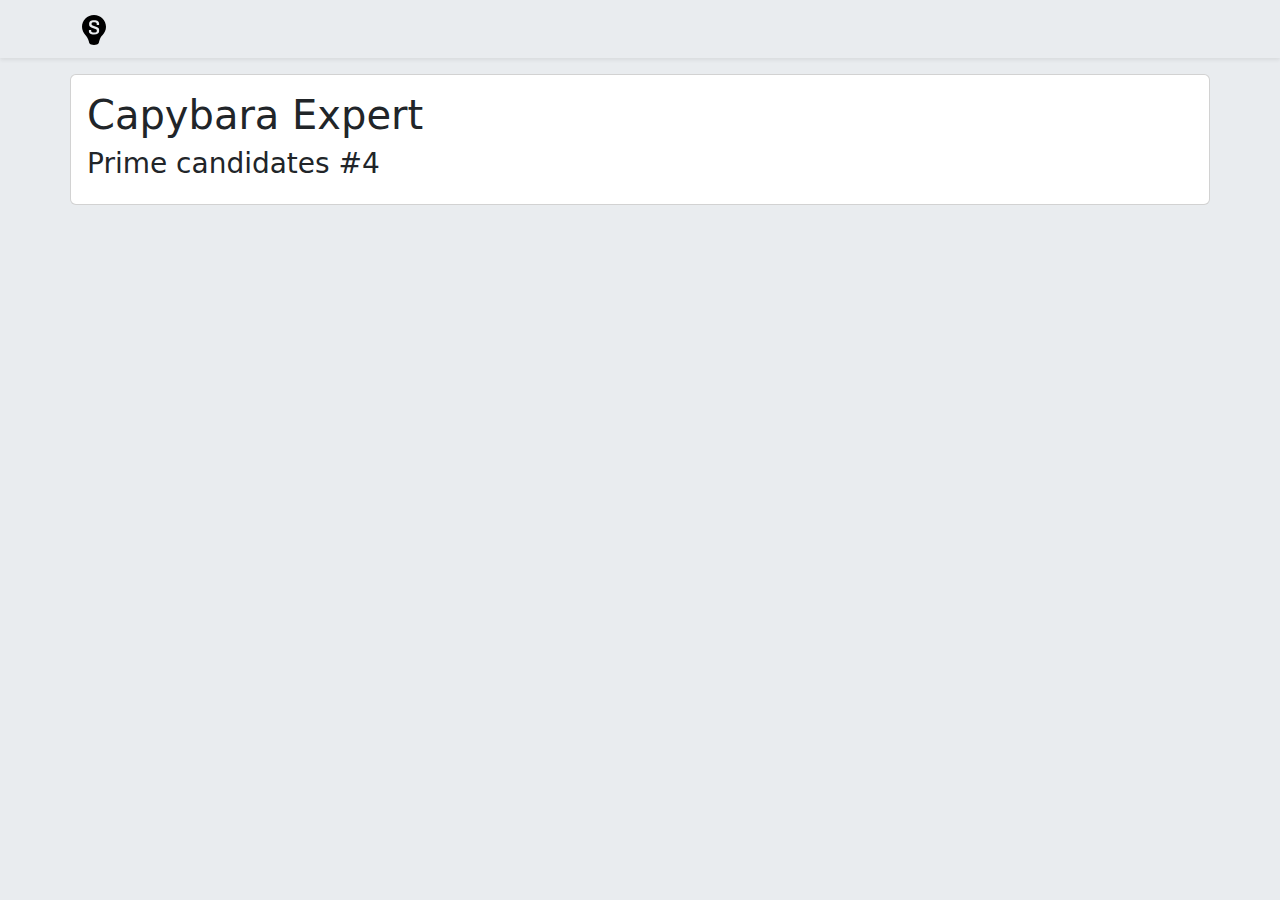
<file: src/views/concept_01/step_07.html>
<!DOCTYPE html>
<html lang="en">
<head>
    <meta charset="UTF-8">
    <meta name="viewport" content="width=device-width, initial-scale=1.0">
    <title>Concept_01</title>
    <link rel="stylesheet" href="/index.9223a7bd.css"><script src="/index.18dbc454.js" defer=""></script>
    <script src="https://code.jquery.com/jquery-3.7.1.min.js" integrity="sha256-/JqT3SQfawRcv/BIHPThkBvs0OEvtFFmqPF/lYI/Cxo=" crossorigin="anonymous"></script>
</head>
<body class=" bg-body-secondary wireframe" id="concept_01_step_06">
    <div class="container-fluid shadow-sm" id="global-nav">
        <nav class="navbar navbar-expand-lg">
            <div class="container-md">
              <a class="navbar-brand" href="#">
                <svg width="24" height="30" viewbox="0 0 24 30" fill="none" xmlns="http://www.w3.org/2000/svg"><path d="M12 30C14.1573 30 16.0449 29.4495 16.7191 28.0734C16.9888 27.5229 16.9888 27.1101 17.1236 26.5596C17.7978 23.3945 19.2809 21.1927 20.6292 19.9541C22.5169 18.0275 24 15.1376 24 11.8349C24 5.36697 18.7416 0 12 0C5.25843 0 0 5.36697 0 11.8349C0 15 1.48315 18.0275 3.37079 19.9541C4.7191 21.3303 6.20225 23.3945 6.8764 26.5596C7.01124 27.2477 7.01124 27.5229 7.2809 28.0734C7.95506 29.4495 9.8427 30 12 30ZM17.1236 16.2385C17.1236 18.0275 15.6404 19.5413 12 19.5413C8.35955 19.5413 6.8764 17.8899 6.8764 16.2385V15.5505C6.8764 15.2752 7.01124 15 7.2809 15H8.76404C9.16854 15 9.16854 15.1376 9.16854 15.5505V16.1009C9.16854 17.0642 10.2472 17.6147 12 17.6147C13.7528 17.6147 14.8315 17.2018 14.8315 16.1009V15.4128C14.8315 14.7248 14.2921 14.4495 13.3483 14.0367L9.30337 12.5229C8.35955 12.1101 7.14607 11.1468 7.14607 9.77064V8.80734C7.14607 7.01835 8.35955 5.36697 12.1348 5.36697C15.7753 5.36697 17.1236 7.01835 17.1236 8.80734V9.49542C17.1236 9.90826 16.9888 10.0459 16.5843 10.0459H15.1011C14.8315 10.0459 14.6966 9.90826 14.6966 9.49542V8.80734C14.6966 7.84404 13.7528 7.29357 12.1348 7.29357C10.5169 7.29357 9.57303 7.70643 9.57303 8.80734V9.22018C9.57303 9.90825 10.2472 10.3211 10.6517 10.4587L14.6966 11.9725C16.1798 12.5229 17.1236 13.3486 17.1236 14.7248V16.2385Z" fill="currentColor"></path></svg>
              </a>
              <button class="navbar-toggler" type="button" data-bs-toggle="collapse" data-bs-target="#navbarText" aria-controls="navbarText" aria-expanded="false" aria-label="Toggle navigation">
                <span class="navbar-toggler-icon"></span>
              </button>
              <div class="collapse navbar-collapse" id="navbarText">




              </div>
            </div>
          </nav>
      </div>

    <div class="container-fluid sticky-top mt-3 mb-4 ">
        <div class="container-md p-3 card">
            <div class="row">
                <h1>Capybara Expert</h1>
                <h3>Prime candidates #4</h3>
                <!-- <a href="step_08.html" class="btn btn-lg btn-primary">Progress candidates <i class="fa fa-robot"></i> </a> -->
            </div>

        
        </div>
        </div>

</body></html>
</file>
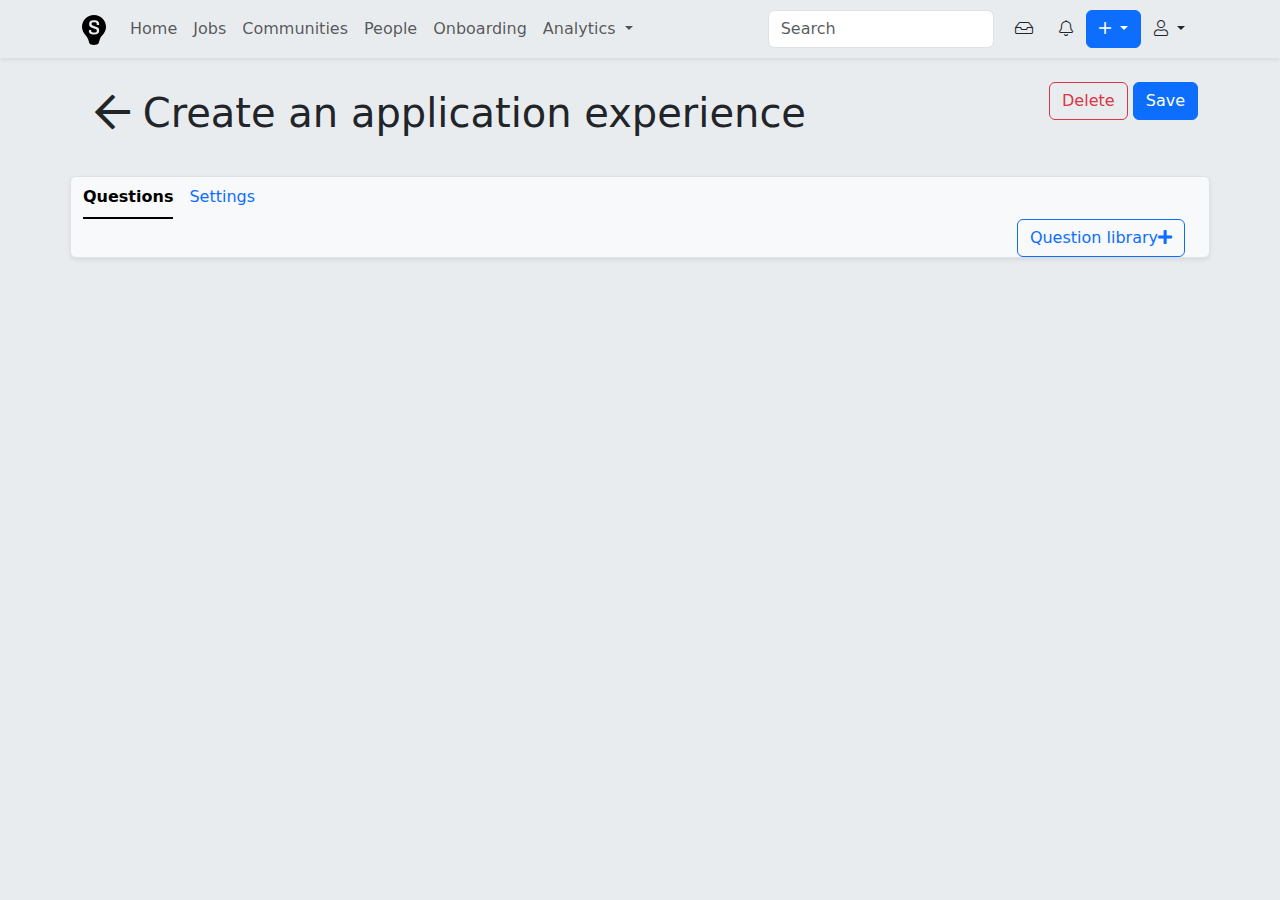
<file: src/views/experiences/details.html>
<!DOCTYPE html>
<html lang="en">
<head>
    <meta charset="UTF-8">
    <meta name="viewport" content="width=device-width, initial-scale=1.0">
    <title>Create question set</title>
    <link rel="stylesheet" href="/index.9223a7bd.css"><script src="/index.18dbc454.js" defer=""></script>
    <script src="https://code.jquery.com/jquery-3.7.1.min.js" integrity="sha256-/JqT3SQfawRcv/BIHPThkBvs0OEvtFFmqPF/lYI/Cxo=" crossorigin="anonymous"></script>
</head>
<body class=" bg-body-secondary" id="page-screener-details">

      <div class="container-fluid shadow-sm" id="global-nav">
        <nav class="navbar navbar-expand-lg">
            <div class="container-md">
              <a class="navbar-brand" href="#">
                <svg width="24" height="30" viewbox="0 0 24 30" fill="none" xmlns="http://www.w3.org/2000/svg"><path d="M12 30C14.1573 30 16.0449 29.4495 16.7191 28.0734C16.9888 27.5229 16.9888 27.1101 17.1236 26.5596C17.7978 23.3945 19.2809 21.1927 20.6292 19.9541C22.5169 18.0275 24 15.1376 24 11.8349C24 5.36697 18.7416 0 12 0C5.25843 0 0 5.36697 0 11.8349C0 15 1.48315 18.0275 3.37079 19.9541C4.7191 21.3303 6.20225 23.3945 6.8764 26.5596C7.01124 27.2477 7.01124 27.5229 7.2809 28.0734C7.95506 29.4495 9.8427 30 12 30ZM17.1236 16.2385C17.1236 18.0275 15.6404 19.5413 12 19.5413C8.35955 19.5413 6.8764 17.8899 6.8764 16.2385V15.5505C6.8764 15.2752 7.01124 15 7.2809 15H8.76404C9.16854 15 9.16854 15.1376 9.16854 15.5505V16.1009C9.16854 17.0642 10.2472 17.6147 12 17.6147C13.7528 17.6147 14.8315 17.2018 14.8315 16.1009V15.4128C14.8315 14.7248 14.2921 14.4495 13.3483 14.0367L9.30337 12.5229C8.35955 12.1101 7.14607 11.1468 7.14607 9.77064V8.80734C7.14607 7.01835 8.35955 5.36697 12.1348 5.36697C15.7753 5.36697 17.1236 7.01835 17.1236 8.80734V9.49542C17.1236 9.90826 16.9888 10.0459 16.5843 10.0459H15.1011C14.8315 10.0459 14.6966 9.90826 14.6966 9.49542V8.80734C14.6966 7.84404 13.7528 7.29357 12.1348 7.29357C10.5169 7.29357 9.57303 7.70643 9.57303 8.80734V9.22018C9.57303 9.90825 10.2472 10.3211 10.6517 10.4587L14.6966 11.9725C16.1798 12.5229 17.1236 13.3486 17.1236 14.7248V16.2385Z" fill="currentColor"></path></svg>
              </a>
              <button class="navbar-toggler" type="button" data-bs-toggle="collapse" data-bs-target="#navbarText" aria-controls="navbarText" aria-expanded="false" aria-label="Toggle navigation">
                <span class="navbar-toggler-icon"></span>
              </button>
              <div class="collapse navbar-collapse" id="navbarText">
                <ul class="navbar-nav me-auto mb-2 mb-lg-0">
                  <li class="nav-item">
                    <a class="nav-link" aria-current="page" href="#">Home</a>
                  </li>
                  <li class="nav-item">
                    <a class="nav-link" href="#">Jobs</a>
                  </li>
                  <li class="nav-item">
                    <a class="nav-link" href="#">Communities</a>
                  </li>
                  <li class="nav-item">
                    <a class="nav-link" href="#">People</a>
                  </li>
                  <li class="nav-item">
                    <a class="nav-link" href="#">Onboarding</a>
                  </li>
                  <li class="nav-item dropdown">
                    <a class="nav-link dropdown-toggle" role="button" href="#" data-bs-toggle="dropdown" aria-expanded="false">
                        Analytics
                    </a>
                    <ul class="dropdown-menu">
                        <li><a class="dropdown-item" href="#"><i class="fal fa-user"></i> Sourcing</a></li>
                        <li><a class="dropdown-item" href="#"><i class="fal fa-chart-bar"></i> Dashboards</a></li>
                        <li><a class="dropdown-item" href="#"><i class="fal fa-file-alt"></i> Reports</a></li>
                        <li><a class="dropdown-item" href="#"><i class="fal fa-tools"></i> Report Builder</a></li>
                    </ul>
                  </li>
                </ul>


                      <form class="d-flex" role="search">
                        <input class="form-control me-2" type="search" placeholder="Search" aria-label="Search">
                      </form>


                      <button type="button" class="btn"><i class="fal fa-inbox"></i></button>
                      <button type="button" class="btn"><i class="fal fa-bell"></i></button>


                      
                        <div class="btn-group" role="group" aria-label="Button group with nested dropdown">
                            <button type="button" class="btn btn-primary dropdown-toggle" data-bs-toggle="dropdown" aria-expanded="false">
                                <i class="fal fa-plus"></i>
                          </button>
                          <ul class="dropdown-menu">
                            <li><a class="dropdown-item" href="#">Create job</a></li>
                            <li><a class="dropdown-item" href="#">Create community</a></li>
                            <li><a class="dropdown-item" href="#">Dropdown link</a></li>
                            <li><a class="dropdown-item" href="#">Dropdown link</a></li>
                          </ul>
                        </div>


                        <div class="dropdown">
                            <a class="btn dropdown-toggle" href="#" role="button" data-bs-toggle="dropdown" aria-expanded="false">
                                <i class="fal fa-user"></i>
                            </a>
                          
                            <ul class="dropdown-menu dropdown-menu-end">
                              <li><a class="dropdown-item" href="#">Action</a></li>
                              <li><a class="dropdown-item" href="#">Another action</a></li>
                              <li><a class="dropdown-item" href="#">Something else here</a></li>
                            </ul>
                          </div>


              </div>
            </div>
          </nav>
      </div>
      

    <div class="container-md mt-4 mb-4" id="create-experience">
        <div class="row">
            <div class="col">
                <a href="" class="btn"><h1 class="nav-back"><i class="far fa-arrow-left"></i> Create an application experience</h1></a>
            </div>
            <div class="col-md-auto">
                <button type="submit" class="btn btn-outline-danger">Delete</button>
                <button type="submit" class="btn btn-primary">Save</button>
            </div>
        </div>
    </div>


    <div class="container-md border bg-light rounded shadow-sm panel">




        <!-- Nav tabs -->
<ul class="nav nav-underline" id="questions-tabs" role="tablist">
    <li class="nav-item" role="presentation">
      <button class="nav-link active" id="questionsTab" data-bs-toggle="tab" data-bs-target="#questionsTabPanel" type="button" role="tab" aria-controls="questionsTab" aria-selected="true">Questions</button>
    </li>
    <li class="nav-item" role="presentation">
      <button class="nav-link" id="settingsTab" data-bs-toggle="tab" data-bs-target="#settingsTabPanel" type="button" role="tab" aria-controls="settingsTab" aria-selected="false">Settings</button>
    </li>
  </ul>
  
  <!-- Tab panes -->
  <div class="tab-content">
    <div class="tab-pane active" id="questionsTabPanel" role="tabpanel" aria-labelledby="questionsTab" tabindex="0">
        <div class="container-fluid">
            <div class="row space-20">
              <div class="col">
                  <!-- <div class="form-check form-switch">
                      <input class="form-check-input" type="checkbox" role="switch" id="data-proto-table-active">
                      <label class="form-check-label" for="data-proto-table-active">Show inactive question sets</label>
                    </div>                 -->
              </div>
              <div class="col d-flex justify-content-end">
                <!-- Button trigger modal -->
<button type="button" class="btn btn-outline-primary" data-bs-toggle="offcanvas" data-bs-target="#addLibrary">
    Question library<i class="fa fa-plus"></i>
  </button>
            </div>
          </div>
          <div class="row space-20">
              <div class="col">
                  <div id="experienceTable"></div>
              </div>
          </div>
        </div>
    </div>
    <!-- Settings tab -->
    <div class="tab-pane" id="settingsTabPanel" role="tabpanel" aria-labelledby="settingsTab" tabindex="0">
        <div class="row space-20">
            <div class="col">
                <div class="form-check form-switch">
                    <input class="form-check-input" type="checkbox" role="switch">
                        <div class="strong">Active</div>
                    
                  </div>   
            </div>
        </div> 
        <div class="row">
            <div class="col-md-6">
                <div class="mb-3">
                    <label for="experienceName" class="form-label">Experience name</label>
                    <input type="text" class="form-control" id="experienceName" placeholder="Experience {00:00:00 DD-MM-YYYY}">
                  </div>
                  <div class="mb-3">
                    <label class="form-check-label" for="jobAdType">Job Ad type</label>
                    <div class="form-check">
                        <input class="form-check-input" type="checkbox" value="" id="jobAdTypePublic">
                        <label class="form-check-label" for="jobAdTypePublic">
                          Public Job Ad
                        </label>
                      </div>
                      <div class="form-check">
                        <input class="form-check-input" type="checkbox" value="" id="jobAdTypeInternal" checked="">
                        <label class="form-check-label" for="jobAdTypeInternal">
                          Internal Job Ad
                        </label>
                      </div>
                  </div>
                  <div class="mb-2">
                    <label for="exampleFormControlTextarea1" class="form-label">Example textarea</label>
                    <select class="form-select" aria-label="Default select example">
                        <option selected="">All languages</option>
                        <option value="1">English (US) EN-US</option>
                        <option value="2">English (GB) EN-GB</option>
                        <option value="3">French (Canadian) FR-CA</option>
                    </select>
                </div>
                </div>
                </div>
                <div class="row">
                    <div class="col">
                        <label for="orgFields">Org Fields <small>Assign the Org Fields that determines which jobs this application experience applies to.</small></label>
                    </div>
                </div>
                <div class="row g-3">
                    <div class="col">
                        <label for="orgFieldDeparment" class="form-label">Department</label>
                        <select class="form-select" aria-label="Org Field select" id="orgFieldDeparment">
                            <option selected="">All</option>
                            <option value="1">IT</option>
                            <option value="2">Finance</option>
                            <option value="3">Marketing</option>
                        </select>
                    </div>
                    <div class="col">
                        <label for="orgFieldBrands" class="form-label">Brands*</label>
                        <select class="form-select" aria-label="Org Field select" id="orgFieldBrands">
                            <option selected="">All</option>
                            <option value="1">Brand 1</option>
                            <option value="2">Brand 2</option>
                            <option value="3">Brand 3</option>
                        </select>                    </div>
                    <div class="col">
                        <label for="orgFieldCountry" class="form-label">Country*</label>
                        <select class="form-select" aria-label="Org Field select" id="orgFieldCountry">
                            <option selected="">All</option>
                            <option value="1">United Kingdom</option>
                            <option value="2">United States</option>
                            <option value="3">United Arab Emirates</option>
                        </select>                    
                    </div>
                  </div>
                  <div class="row space-20">
                    <div class="col">
                        <div class="form-check form-switch">
                            <input class="form-check-input" type="checkbox" role="switch">
                                <div class="strong">Track re-applications</div>
                            
                          </div>   
                          <div class="visually-hidden">
                            <label for="orgFieldCountry" class="form-label">Country*</label>
                            <select class="form-select" aria-label="Org Field select" id="orgFieldCountry">
                                <option selected="">1 month</option>
                                <option value="1">3 months</option>
                                <option value="2">6 months</option>
                                <option value="3">12 months</option>
                                <option value="3">Anytime</option>
                            </select>       
                          </div>
                    </div>
                </div> 
        </div>
        </div>
    </div>
  




      

  
  <!-- Add library modal -->



  <div class="offcanvas offcanvas-end" tabindex="-1" id="addLibrary" aria-labelledby="addLibraryTitle" data-bs-backdrop="static">
    <div class="offcanvas-header">
      <h5 class="offcanvas-title" id="addLibraryTitle">Question library</h5>
      <button type="button" class="btn-close" data-bs-dismiss="offcanvas" aria-label="Close"></button>
    </div>
    <div class="offcanvas-body">

      <ul class="list-group">
          <a class="list-group-item list-group-item-action" id="avatar" aria-current="page" data-bs-target="#modal" data-bs-dismiss="modal" href="#">Application avatar</a>                
          <a class="list-group-item list-group-item-action" id="easyapply" aria-current="page" data-bs-target="#modal" data-bs-dismiss="modal" href="#">Easy Apply</a>
          <a class="list-group-item list-group-item-action" id="education" aria-current="page" data-bs-target="#modal" data-bs-dismiss="modal" href="#">Education</a>
            <a class="list-group-item list-group-item-action" id="experience" aria-current="page" data-bs-target="#modal" data-bs-dismiss="modal" href="#">Experience</a>
            <a class="list-group-item list-group-item-action" id="message" aria-current="page" data-bs-target="#modal" data-bs-dismiss="modal" href="#">Message to the Hiring Manager</a>
            <a class="list-group-item list-group-item-action" id="resume" aria-current="page" data-bs-target="#modal" data-bs-dismiss="modal" href="#">Resume</a>
            <a class="list-group-item list-group-item-action" id="socials" aria-current="page" data-bs-target="#modal" data-bs-dismiss="modal" href="#">Social profiles</a>
      </ul>


    </div>
  </div>


  <!-- application avatar offcanvas -->
  <div class="offcanvas offcanvas-end" tabindex="-1" id="offcanvasAvatar" aria-labelledby="offcanvasAvatarLabel" data-bs-backdrop="static">
    <div class="offcanvas-header">
      <h5 class="offcanvas-title" id="offcanvasAvatarLabel">Applicant avatar</h5>
      <button type="button" class="btn-close" data-bs-dismiss="offcanvas" aria-label="Close"></button>
    </div>
    <div class="offcanvas-body">

        <table class="table">
            <thead>
              <tr>
                <th scope="col"> </th>
                <th scope="col">Visible</th>
                <th scope="col">Required</th>
              </tr>
            </thead>
            <tbody>
              <tr>
                <th scope="row">Applicant avatar</th>
                <td>
                    <div class="form-check form-switch">
                        <input class="form-check-input" type="checkbox" id="applicantAvatarVisible" role="switch" checked="">
                    </div>
                </td>
                <td>
                    <div class="form-check">
                        <input class="form-check-input" type="checkbox" value="" id="applicantAvatarRequired">
                      </div>
                </td>
              </tr>
            </tbody>
          </table>

        <div class="row space-20">
          <div class="col">
                <button type="button" class="btn btn-tertiary" data-bs-dismiss="offcanvas" aria-label="Close">Cancel</button>
<button id="saveApplicantAvatar" type="button" class="btn btn-primary" data-bs-dismiss="offcanvas" aria-label="Close">Save</button>
          </div>
      </div> 


    </div>
  </div>


  <!-- socials offcanvas-->
  <div class="offcanvas offcanvas-end" tabindex="-1" id="offcanvasSocials" aria-labelledby="offcanvasSocialsLabel" data-bs-backdrop="static">
    <div class="offcanvas-header">
      <h5 class="offcanvas-title" id="offcanvasSocialsLabel">Social profiles</h5>
      <button type="button" class="btn-close" data-bs-dismiss="offcanvas" aria-label="Close"></button>
    </div>
    <div class="offcanvas-body">
      <form id="formSocialProfiles">
        <table class="table">
            <thead>
              <tr>
                <th scope="col"> </th>
                <th scope="col">Visible</th>
                <th scope="col">Required</th>
              </tr>
            </thead>
            <tbody>
              <tr>
                <th scope="row">LinkedIn</th>
                <td>
                    <div class="form-check form-switch">
                        <input id="linkedInVisible" class="form-check-input" type="checkbox" role="switch" checked="">
                    </div>
                </td>
                <td>
                    <div class="form-check">
                        <input class="form-check-input" type="checkbox" value="" id="linkedInRequired">
                      </div>
                </td>
              </tr>
              <tr>
                <th scope="row">Website</th>
                <td>
                    <div class="form-check form-switch">
                        <input id="websiteVisible" class="form-check-input" type="checkbox" role="switch" checked="">
                    </div>
                </td>
                <td>
                    <div class="form-check">
                        <input class="form-check-input" type="checkbox" value="" id="websiteRequired">
                      </div>
                </td>
              </tr>
              <tr>
                <th scope="row">Facebook</th>
                <td>
                    <div class="form-check form-switch">
                        <input id="facebookVisible" class="form-check-input" type="checkbox" role="switch" checked="">
                    </div>
                </td>
                <td>
                    <div class="form-check">
                        <input class="form-check-input" type="checkbox" value="" id="facebookRequired">
                      </div>
                </td>
              </tr>
              <tr>
                <th scope="row">X (formerly Twitter)</th>
                <td>
                    <div class="form-check form-switch">
                        <input id="twitterVisible" class="form-check-input" type="checkbox" role="switch" checked="">
                    </div>
                </td>
                <td>
                    <div class="form-check">
                        <input class="form-check-input" type="checkbox" value="" id="twitterRequired">
                      </div>
                </td>
              </tr>
            </tbody>
          </table>
      </form>

        <div class="row space-20">
            <div class="col">
                  <button type="button" class="btn btn-tertiary" data-bs-dismiss="offcanvas" aria-label="Close">Cancel</button>
<button id="saveSocialProfiles" type="button" class="btn btn-primary" data-bs-dismiss="offcanvas" aria-label="Close">Save</button>
            </div>
        </div> 

    </div>
  </div>


  <!-- Name -->
  <div class="offcanvas offcanvas-end" tabindex="-1" id="offcanvasName" aria-labelledby="offcanvasNameLabel" data-bs-backdrop="static">
    <div class="offcanvas-header">
      <h5 class="offcanvas-title" id="offcanvasNameLabel">Name</h5>
      <button type="button" class="btn-close" data-bs-dismiss="offcanvas" aria-label="Close"></button>
    </div>
    <div class="offcanvas-body">

        <table class="table">
            <thead>
              <tr>
                <th scope="col"> </th>
                <th scope="col">Visible</th>
                <th scope="col">Required</th>
              </tr>
            </thead>
            <tbody>
              <tr>
                <th scope="row">First name</th>
                <td>
                    <div class="form-check form-switch">
                        <input class="form-check-input" type="checkbox" role="switch" checked="" disabled="">
                    </div>
                </td>
                <td>
                    <div class="form-check">
                        <input class="form-check-input" type="checkbox" value="" id="flexCheckDefault" checked="" disabled="">
                      </div>
                </td>
              </tr>
              <tr>
                <th scope="row">Last name</th>
                <td>
                    <div class="form-check form-switch">
                        <input class="form-check-input" type="checkbox" role="switch" checked="">
                    </div>
                </td>
                <td>
                    <div class="form-check">
                        <input class="form-check-input" type="checkbox" value="" id="flexCheckDefault" checked="">
                      </div>
                </td>
              </tr>
            </tbody>
          </table>


        <div class="row space-20">
            <div class="col">
                  <button type="button" class="btn btn-tertiary" data-bs-dismiss="offcanvas" aria-label="Close">Cancel</button>
<button type="button" class="btn btn-primary" data-bs-dismiss="offcanvas" aria-label="Close">Save</button>
            </div>
        </div> 

    </div>
  </div>


  <!-- Email -->
  <div class="offcanvas offcanvas-end" tabindex="-1" id="offcanvasEmail" aria-labelledby="offcanvasEmailLabel" data-bs-backdrop="static">
    <div class="offcanvas-header">
      <h5 class="offcanvas-title" id="offcanvasEmailLabel">Email</h5>
      <button type="button" class="btn-close" data-bs-dismiss="offcanvas" aria-label="Close"></button>
    </div>
    <div class="offcanvas-body">

        <table class="table">
            <thead>
              <tr>
                <th scope="col"> </th>
                <th scope="col">Visible</th>
                <th scope="col">Required</th>
              </tr>
            </thead>
            <tbody>
              <tr>
                <th scope="row">Email</th>
                <td>
                    <div class="form-check form-switch">
                        <input class="form-check-input" type="checkbox" role="switch" checked="">
                    </div>
                </td>
                <td>
                    <div class="form-check">
                        <input class="form-check-input" type="checkbox" value="" id="flexCheckDefault" checked="">
                      </div>
                </td>
              </tr>
            </tbody>
          </table>


        <div class="row space-20">
            <div class="col">
                  <button type="button" class="btn btn-tertiary" data-bs-dismiss="offcanvas" aria-label="Close">Cancel</button>
<button type="button" class="btn btn-primary" data-bs-dismiss="offcanvas" aria-label="Close">Save</button>
            </div>
        </div> 

    </div>
  </div>


  <!-- Phone -->
  <div class="offcanvas offcanvas-end" tabindex="-1" id="offcanvasPhone" aria-labelledby="offcanvasPhoneLabel" data-bs-backdrop="static">
    <div class="offcanvas-header">
      <h5 class="offcanvas-title" id="offcanvasPhoneLabel">Phone</h5>
      <button type="button" class="btn-close" data-bs-dismiss="offcanvas" aria-label="Close"></button>
    </div>
    <div class="offcanvas-body">

        <table class="table">
            <thead>
              <tr>
                <th scope="col"> </th>
                <th scope="col">Visible</th>
                <th scope="col">Required</th>
              </tr>
            </thead>
            <tbody>
              <tr>
                <th scope="row">Email</th>
                <td>
                    <div class="form-check form-switch">
                        <input class="form-check-input" type="checkbox" role="switch" checked="">
                    </div>
                </td>
                <td>
                    <div class="form-check">
                        <input class="form-check-input" type="checkbox" value="" id="flexCheckDefault" checked="">
                      </div>
                </td>
              </tr>
            </tbody>
          </table>


        <div class="row space-20">
            <div class="col">
                  <button type="button" class="btn btn-tertiary" data-bs-dismiss="offcanvas" aria-label="Close">Cancel</button>
<button type="button" class="btn btn-primary" data-bs-dismiss="offcanvas" aria-label="Close">Save</button>
            </div>
        </div> 

    </div>
  </div>


  <!-- Location -->
  <div class="offcanvas offcanvas-end" tabindex="-1" id="offcanvasLocation" aria-labelledby="offcanvasLocationLabel" data-bs-backdrop="static">
    <div class="offcanvas-header">
      <h5 class="offcanvas-title" id="offcanvasLocationLabel">Location</h5>
      <button type="button" class="btn-close" data-bs-dismiss="offcanvas" aria-label="Close"></button>
    </div>
    <div class="offcanvas-body">

        <table class="table">
            <thead>
              <tr>
                <th scope="col"> </th>
                <th scope="col">Visible</th>
                <th scope="col">Required</th>
              </tr>
            </thead>
            <tbody>
              <tr>
                <th scope="row">Email</th>
                <td>
                    <div class="form-check form-switch">
                        <input class="form-check-input" type="checkbox" role="switch" checked="">
                    </div>
                </td>
                <td>
                    <div class="form-check">
                        <input class="form-check-input" type="checkbox" value="" id="flexCheckDefault" checked="">
                      </div>
                </td>
              </tr>
            </tbody>
          </table>


        <div class="row space-20">
            <div class="col">
                  <button type="button" class="btn btn-tertiary" data-bs-dismiss="offcanvas" aria-label="Close">Cancel</button>
<button type="button" class="btn btn-primary" data-bs-dismiss="offcanvas" aria-label="Close">Save</button>
            </div>
        </div> 

    </div>
  </div>


  <!-- Education -->
  <div class="offcanvas offcanvas-end" tabindex="-1" id="offcanvasEducation" aria-labelledby="offcanvasEducationLabel" data-bs-backdrop="static">
    <div class="offcanvas-header">
      <h5 class="offcanvas-title" id="offcanvasEducationLabel">Education</h5>
      <button type="button" class="btn-close" data-bs-dismiss="offcanvas" aria-label="Close"></button>
    </div>
    <div class="offcanvas-body">

        <table class="table">
            <thead>
              <tr>
                <th scope="col"> </th>
                <th scope="col">Visible</th>
                <th scope="col">Required</th>
              </tr>
            </thead>
            <tbody>
              <tr>
                <th scope="row">Education</th>
                <td>
                    <div class="form-check form-switch">
                        <input id="educationVisible" class="form-check-input" type="checkbox" role="switch" checked="" disabled="">
                    </div>
                </td>
                <td>
                    <div class="form-check">
                        <input id="educationRequired" class="form-check-input" type="checkbox" value="">
                      </div>
                </td>
              </tr>
              <tr class="indent">
                <th scope="row">Education dates</th>
                <td>
                    <div class="form-check form-switch">
                        <input id="educationDatesVisible" class="form-check-input" type="checkbox" role="switch">
                    </div>
                </td>
                <td>
                    <div class="form-check">
                        <input id="educationDatesRequired" class="form-check-input" type="checkbox" value="">
                      </div>
                </td>
              </tr>
            </tbody>
          </table>


        <div class="row space-20">
            <div class="col">
                  <button type="button" class="btn btn-tertiary" data-bs-dismiss="offcanvas" aria-label="Close">Cancel</button>
<button id="saveEducation" type="button" class="btn btn-primary" data-bs-dismiss="offcanvas" aria-label="Close">Save</button>
            </div>
        </div> 

    </div>
  </div>


  <!-- Experience -->
  <div class="offcanvas offcanvas-end" tabindex="-1" id="offcanvasExperience" aria-labelledby="offcanvasExperienceLabel" data-bs-backdrop="static">
    <div class="offcanvas-header">
      <h5 class="offcanvas-title" id="offcanvasExperienceLabel">Experience</h5>
      <button type="button" class="btn-close" data-bs-dismiss="offcanvas" aria-label="Close"></button>
    </div>
    <div class="offcanvas-body">

        <table class="table">
            <thead>
              <tr>
                <th scope="col"> </th>
                <th scope="col">Visible</th>
                <th scope="col">Required</th>
              </tr>
            </thead>
            <tbody>
              <tr>
                <th scope="row">Experience</th>
                <td>
                    <div class="form-check form-switch">
                        <input class="form-check-input" type="checkbox" role="switch" checked="">
                    </div>
                </td>
                <td>
                    <div class="form-check">
                        <input class="form-check-input" type="checkbox" value="" id="experienceRequired" checked="">
                      </div>
                </td>
              </tr>
            </tbody>
          </table>


        <div class="row space-20">
            <div class="col">
                  <button type="button" class="btn btn-tertiary" data-bs-dismiss="offcanvas" aria-label="Close">Cancel</button>
<button id="saveExperience" type="button" class="btn btn-primary" data-bs-dismiss="offcanvas" aria-label="Close">Save</button>
            </div>
        </div> 

    </div>
  </div>


  <!-- Resume -->
  <div class="offcanvas offcanvas-end" tabindex="-1" id="offcanvasResume" aria-labelledby="offcanvasResumeLabel" data-bs-backdrop="static">
    <div class="offcanvas-header">
      <h5 class="offcanvas-title" id="offcanvasResumeLabel">Resume</h5>
      <button type="button" class="btn-close" data-bs-dismiss="offcanvas" aria-label="Close"></button>
    </div>
    <div class="offcanvas-body">

        <table class="table">
            <thead>
              <tr>
                <th scope="col"> </th>
                <th scope="col">Visible</th>
                <th scope="col">Required</th>
              </tr>
            </thead>
            <tbody>
              <tr>
                <th scope="row">Resume</th>
                <td>
                    <div class="form-check form-switch">
                        <input class="form-check-input" type="checkbox" role="switch" checked="">
                    </div>
                </td>
                <td>
                    <div class="form-check">
                        <input class="form-check-input" type="checkbox" value="" id="resumeRequired" checked="">
                      </div>
                </td>
              </tr>
            </tbody>
          </table>


        <div class="row space-20">
            <div class="col">
                  <button type="button" class="btn btn-tertiary" data-bs-dismiss="offcanvas" aria-label="Close">Cancel</button>
<button id="saveResume" type="button" class="btn btn-primary" data-bs-dismiss="offcanvas" aria-label="Close">Save</button>
            </div>
        </div> 

    </div>
  </div>


  <!-- Message -->
  <div class="offcanvas offcanvas-end" tabindex="-1" id="offcanvasMessage" aria-labelledby="offcanvasMessageLabel" data-bs-backdrop="static">
    <div class="offcanvas-header">
      <h5 class="offcanvas-title" id="offcanvasMessageLabel">Message</h5>
      <button type="button" class="btn-close" data-bs-dismiss="offcanvas" aria-label="Close"></button>
    </div>
    <div class="offcanvas-body">

        <table class="table">
            <thead>
              <tr>
                <th scope="col"> </th>
                <th scope="col">Visible</th>
                <th scope="col">Required</th>
              </tr>
            </thead>
            <tbody>
              <tr>
                <th scope="row">Message to the Hiring Manager</th>
                <td>
                    <div class="form-check form-switch">
                        <input class="form-check-input" type="checkbox" role="switch" checked="">
                    </div>
                </td>
                <td>
                    <div class="form-check">
                        <input class="form-check-input" type="checkbox" value="" id="messageRequired">
                      </div>
                </td>
              </tr>
            </tbody>
          </table>


        <div class="row space-20">
            <div class="col">
                  <button type="button" class="btn btn-tertiary" data-bs-dismiss="offcanvas" aria-label="Close">Cancel</button>
<button id="saveMessage" type="button" class="btn btn-primary" data-bs-dismiss="offcanvas" aria-label="Close">Save</button>
            </div>
        </div> 

    </div>
  </div>


  <!-- Easyapply -->
  <div class="offcanvas offcanvas-end" tabindex="-1" id="offcanvasEasyApply" aria-labelledby="offcanvasEasyApplyLabel" data-bs-backdrop="static">
    <div class="offcanvas-header">
      <h5 class="offcanvas-title" id="offcanvasEasyApplyLabel">Easyapply</h5>
      <button type="button" class="btn-close" data-bs-dismiss="offcanvas" aria-label="Close"></button>
    </div>
    <div class="offcanvas-body">
      <form id="formEasyApply">
        <table class="table">
            <thead>
              <tr>
                <th scope="col"> </th>
                <th scope="col">Visible</th>
              </tr>
            </thead>
            <tbody>
              <tr>
                <th scope="row">Resume parsing</th>
                <td>
                    <div class="form-check form-switch">
                        <input class="form-check-input" data-apply-type="resume" type="checkbox" role="switch" checked="">
                    </div>
                </td>
              </tr>
              <tr>
                <th scope="row">Indeed connect</th>
                <td>
                    <div class="form-check form-switch">
                        <input class="form-check-input" data-apply-type="indeed" type="checkbox" role="switch" checked="">
                    </div>
                </td>
              </tr>
              <tr>
                <th scope="row">PitchU (WhatsApp)</th>
                <td>
                    <div class="form-check form-switch">
                        <input class="form-check-input" data-apply-type="pitchu" type="checkbox" role="switch" disabled="">
                    </div>
                </td>
              </tr>
              <tr>
                <th scope="row">LinkedIn connect</th>
                <td>
                    <div class="form-check form-switch">
                        <input class="form-check-input" data-apply-type="linkedin" type="checkbox" role="switch" checked="">
                    </div>
                </td>
              </tr>
            </tbody>
          </table>
        </form>

        <div class="row space-20">
            <div class="col">
                  <button type="button" class="btn btn-tertiary" data-bs-dismiss="offcanvas" aria-label="Close">Cancel</button>
<button type="button" class="btn btn-primary" data-bs-dismiss="offcanvas" aria-label="Close" id="saveEasyApply">Save</button>
            </div>
        </div> 

    </div>
  </div>


  <!-- Header -->
  <div class="offcanvas offcanvas-end" tabindex="-1" id="offcanvasHeader" aria-labelledby="offcanvasHeaderLabel" data-bs-backdrop="static">
    <div class="offcanvas-header">
      <h5 class="offcanvas-title" id="offcanvasHeaderLabel">Header</h5>
      <button type="button" class="btn-close" data-bs-dismiss="offcanvas" aria-label="Close"></button>
    </div>
    <div class="offcanvas-body">

        <div class="mb-3">
            <label for="exampleFormControlInput1" class="form-label">Header</label>
            <input type="email" class="form-control" id="exampleFormControlInput1" value="Prelimnary questions" disabled="">
          </div>

        <div class="row space-20">
            <div class="col">
                  <button type="button" class="btn btn-tertiary" data-bs-dismiss="offcanvas" aria-label="Close">Cancel</button>
<button type="button" class="btn btn-primary" data-bs-dismiss="offcanvas" aria-label="Close">Save</button>
            </div>
        </div> 

    </div>
  </div>


        <!-- TOAST PLACEHOLDER -->

        <div class="toast toast-container p-3 mt-3 top-0 start-50 translate-middle-x text-bg-primary" role="alert" aria-live="assertive" aria-atomic="true">
          <div class="toast-body">
            Hello
          </div>
          <button type="button" class="btn-close" data-bs-dismiss="toast" aria-label="Close"></button>
        </div>
        

</body>
</html>
</file>
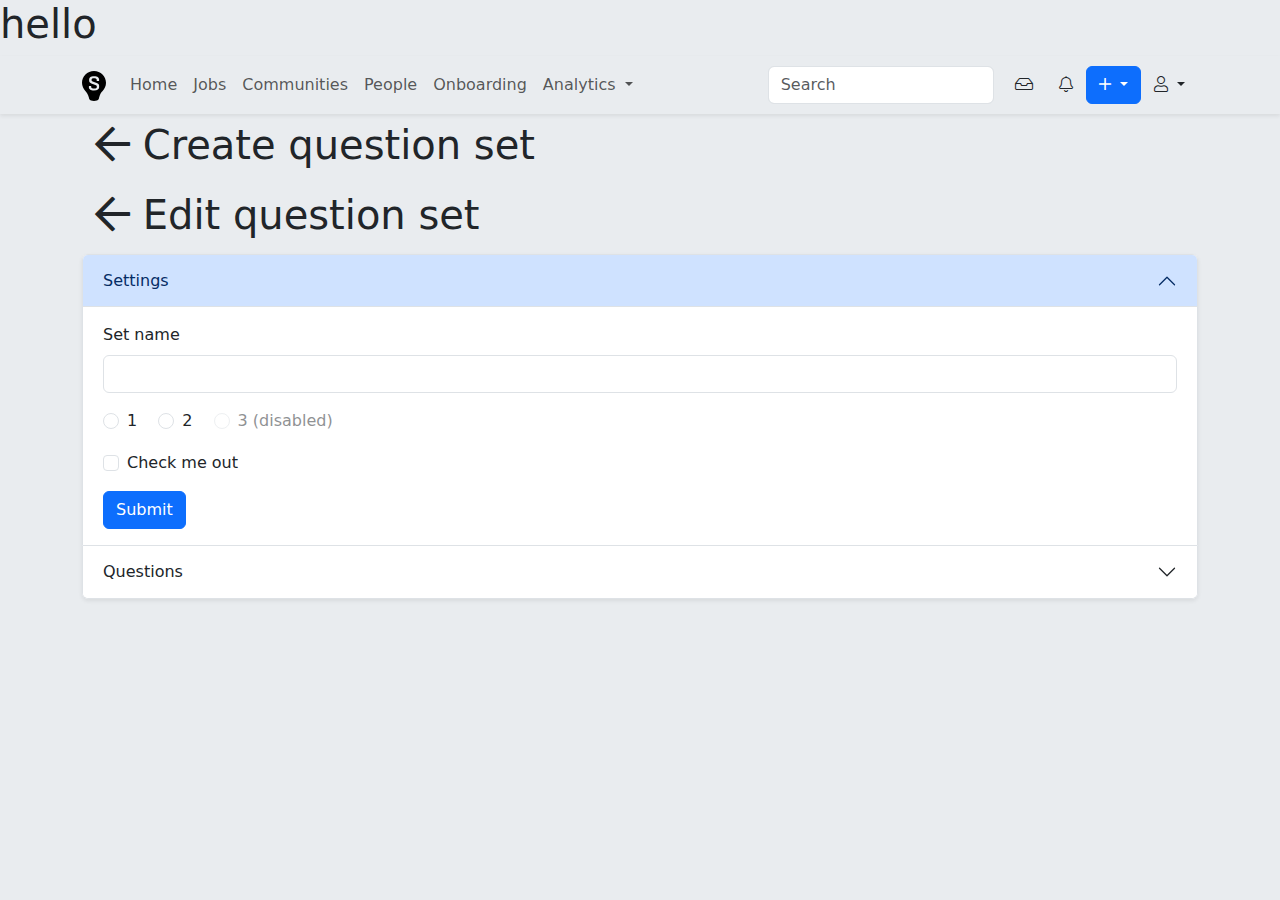
<file: src/views/screeners/details.html>
<!DOCTYPE html>
<html lang="en">
<head>
    <meta charset="UTF-8">
    <meta name="viewport" content="width=device-width, initial-scale=1.0">
    <title>Create question set</title>
    <link rel="stylesheet" href="/index.9223a7bd.css"><script src="/index.18dbc454.js" defer=""></script>
    <script src="https://code.jquery.com/jquery-3.7.1.min.js" integrity="sha256-/JqT3SQfawRcv/BIHPThkBvs0OEvtFFmqPF/lYI/Cxo=" crossorigin="anonymous"></script>
</head>
<body class=" bg-body-secondary" id="page-screener-details">
<h1>hello </h1>
      <div class="container-fluid shadow-sm" id="global-nav">
        <nav class="navbar navbar-expand-lg">
            <div class="container-md">
              <a class="navbar-brand" href="#">
                <svg width="24" height="30" viewbox="0 0 24 30" fill="none" xmlns="http://www.w3.org/2000/svg"><path d="M12 30C14.1573 30 16.0449 29.4495 16.7191 28.0734C16.9888 27.5229 16.9888 27.1101 17.1236 26.5596C17.7978 23.3945 19.2809 21.1927 20.6292 19.9541C22.5169 18.0275 24 15.1376 24 11.8349C24 5.36697 18.7416 0 12 0C5.25843 0 0 5.36697 0 11.8349C0 15 1.48315 18.0275 3.37079 19.9541C4.7191 21.3303 6.20225 23.3945 6.8764 26.5596C7.01124 27.2477 7.01124 27.5229 7.2809 28.0734C7.95506 29.4495 9.8427 30 12 30ZM17.1236 16.2385C17.1236 18.0275 15.6404 19.5413 12 19.5413C8.35955 19.5413 6.8764 17.8899 6.8764 16.2385V15.5505C6.8764 15.2752 7.01124 15 7.2809 15H8.76404C9.16854 15 9.16854 15.1376 9.16854 15.5505V16.1009C9.16854 17.0642 10.2472 17.6147 12 17.6147C13.7528 17.6147 14.8315 17.2018 14.8315 16.1009V15.4128C14.8315 14.7248 14.2921 14.4495 13.3483 14.0367L9.30337 12.5229C8.35955 12.1101 7.14607 11.1468 7.14607 9.77064V8.80734C7.14607 7.01835 8.35955 5.36697 12.1348 5.36697C15.7753 5.36697 17.1236 7.01835 17.1236 8.80734V9.49542C17.1236 9.90826 16.9888 10.0459 16.5843 10.0459H15.1011C14.8315 10.0459 14.6966 9.90826 14.6966 9.49542V8.80734C14.6966 7.84404 13.7528 7.29357 12.1348 7.29357C10.5169 7.29357 9.57303 7.70643 9.57303 8.80734V9.22018C9.57303 9.90825 10.2472 10.3211 10.6517 10.4587L14.6966 11.9725C16.1798 12.5229 17.1236 13.3486 17.1236 14.7248V16.2385Z" fill="currentColor"></path></svg>
              </a>
              <button class="navbar-toggler" type="button" data-bs-toggle="collapse" data-bs-target="#navbarText" aria-controls="navbarText" aria-expanded="false" aria-label="Toggle navigation">
                <span class="navbar-toggler-icon"></span>
              </button>
              <div class="collapse navbar-collapse" id="navbarText">
                <ul class="navbar-nav me-auto mb-2 mb-lg-0">
                  <li class="nav-item">
                    <a class="nav-link" aria-current="page" href="#">Home</a>
                  </li>
                  <li class="nav-item">
                    <a class="nav-link" href="#">Jobs</a>
                  </li>
                  <li class="nav-item">
                    <a class="nav-link" href="#">Communities</a>
                  </li>
                  <li class="nav-item">
                    <a class="nav-link" href="#">People</a>
                  </li>
                  <li class="nav-item">
                    <a class="nav-link" href="#">Onboarding</a>
                  </li>
                  <li class="nav-item dropdown">
                    <a class="nav-link dropdown-toggle" role="button" href="#" data-bs-toggle="dropdown" aria-expanded="false">
                        Analytics
                    </a>
                    <ul class="dropdown-menu">
                        <li><a class="dropdown-item" href="#"><i class="fal fa-user"></i> Sourcing</a></li>
                        <li><a class="dropdown-item" href="#"><i class="fal fa-chart-bar"></i> Dashboards</a></li>
                        <li><a class="dropdown-item" href="#"><i class="fal fa-file-alt"></i> Reports</a></li>
                        <li><a class="dropdown-item" href="#"><i class="fal fa-tools"></i> Report Builder</a></li>
                    </ul>
                  </li>
                </ul>


                      <form class="d-flex" role="search">
                        <input class="form-control me-2" type="search" placeholder="Search" aria-label="Search">
                      </form>


                      <button type="button" class="btn"><i class="fal fa-inbox"></i></button>
                      <button type="button" class="btn"><i class="fal fa-bell"></i></button>


                      
                        <div class="btn-group" role="group" aria-label="Button group with nested dropdown">
                            <button type="button" class="btn btn-primary dropdown-toggle" data-bs-toggle="dropdown" aria-expanded="false">
                                <i class="fal fa-plus"></i>
                          </button>
                          <ul class="dropdown-menu">
                            <li><a class="dropdown-item" href="#">Create job</a></li>
                            <li><a class="dropdown-item" href="#">Create community</a></li>
                            <li><a class="dropdown-item" href="#">Dropdown link</a></li>
                            <li><a class="dropdown-item" href="#">Dropdown link</a></li>
                          </ul>
                        </div>


                        <div class="dropdown">
                            <a class="btn dropdown-toggle" href="#" role="button" data-bs-toggle="dropdown" aria-expanded="false">
                                <i class="fal fa-user"></i>
                            </a>
                          
                            <ul class="dropdown-menu dropdown-menu-end">
                              <li><a class="dropdown-item" href="#">Action</a></li>
                              <li><a class="dropdown-item" href="#">Another action</a></li>
                              <li><a class="dropdown-item" href="#">Something else here</a></li>
                            </ul>
                          </div>


              </div>
            </div>
          </nav>
      </div>
      

    <div class="container-md" id="create-question">
        <div class="row">
            <div class="col">
                <a href="" class="btn"><h1 class="nav-back"><i class="far fa-arrow-left"></i> Create question set</h1></a>
            </div>
          </div>
    </div>


    <div class="container-md" id="edit-question">
        <div class="row">
            <div class="col">
                <a href="" class="btn"><h1 class="nav-back"><i class="far fa-arrow-left"></i> Edit question set</h1></a>
            </div>
          </div>
    </div>


    <div class="container-md" id="edit-question">
        <div class="row">
            <div class="col">
                <div class="accordion shadow-sm rounded bg-light" id="accordionExample">
                    <div class="accordion-item">
                      <h2 class="accordion-header">
                        <button class="accordion-button" type="button" data-bs-toggle="collapse" data-bs-target="#collapseOne" aria-expanded="true" aria-controls="collapseOne">
                            Settings
                        </button>
                      </h2>
                      <div id="collapseOne" class="accordion-collapse collapse show" data-bs-parent="#accordionExample">
                        <div class="accordion-body">

                          <form>
                            <div class="mb-3">
                              <label for="setNameTitle" class="form-label">Set name</label>

                              <input type="text" class="form-control" id="setNameTitle" aria-describedby="setNameTitle">
                            </div>
                            <div class="mb-3">
                              <div class="form-check form-check-inline">
                                <input class="form-check-input" type="radio" name="inlineRadioOptions" id="inlineRadio1" value="option1">
                                <label class="form-check-label" for="inlineRadio1">1</label>
                              </div>
                              <div class="form-check form-check-inline">
                                <input class="form-check-input" type="radio" name="inlineRadioOptions" id="inlineRadio2" value="option2">
                                <label class="form-check-label" for="inlineRadio2">2</label>
                              </div>
                              <div class="form-check form-check-inline">
                                <input class="form-check-input" type="radio" name="inlineRadioOptions" id="inlineRadio3" value="option3" disabled="">
                                <label class="form-check-label" for="inlineRadio3">3 (disabled)</label>
                              </div>
                            </div>
                            <div class="mb-3 form-check">
                              <input type="checkbox" class="form-check-input" id="exampleCheck1">
                              <label class="form-check-label" for="exampleCheck1">Check me out</label>
                            </div>
                            <button type="submit" class="btn btn-primary">Submit</button>
                          </form>

                        </div>
                      </div>
                    </div>
                    <div class="accordion-item">
                      <h2 class="accordion-header">
                        <button class="accordion-button collapsed" type="button" data-bs-toggle="collapse" data-bs-target="#collapseTwo" aria-expanded="false" aria-controls="collapseTwo">
                          Questions
                        </button>
                      </h2>
                      <div id="collapseTwo" class="accordion-collapse collapse" data-bs-parent="#accordionExample">
                        <div class="accordion-body">
                          <strong>This is the second item's accordion body.</strong> It is hidden by default, until the collapse plugin adds the appropriate classes that we use to style each element. These classes control the overall appearance, as well as the showing and hiding via CSS transitions. You can modify any of this with custom CSS or overriding our default variables. It's also worth noting that just about any HTML can go within the <code>.accordion-body</code>, though the transition does limit overflow.
                        </div>
                      </div>
                    </div>
                  </div>
            </div>
          </div>
    </div>





</body>
</html>
</file>
